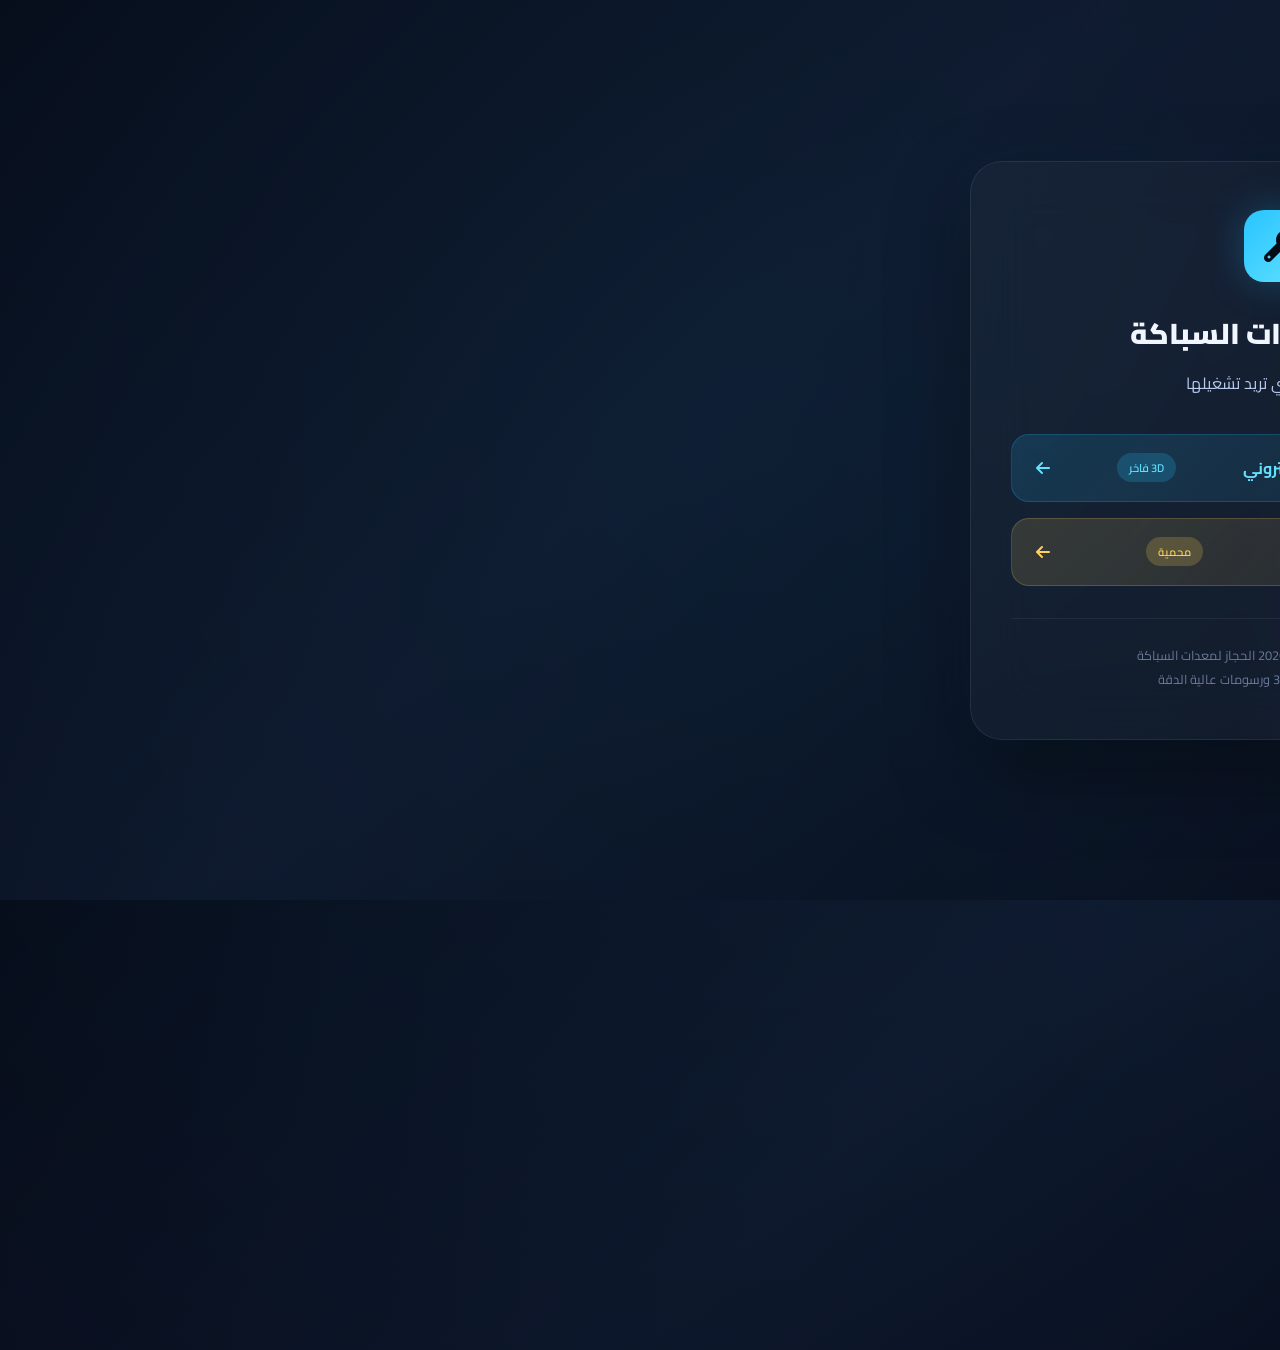
<file: index.html>
<!DOCTYPE html>
<html lang="ar" dir="rtl">
<head>
  <meta charset="UTF-8">
  <meta name="viewport" content="width=device-width, initial-scale=1.0">
  <title>الحجاز لمعدات السباكة</title>
  <link rel="preconnect" href="https://fonts.googleapis.com">
  <link rel="preconnect" href="https://fonts.gstatic.com" crossorigin>
  <link href="https://fonts.googleapis.com/css2?family=Cairo:wght@400;600;700;900&display=swap" rel="stylesheet">
  <link rel="stylesheet" href="https://cdnjs.cloudflare.com/ajax/libs/font-awesome/6.5.1/css/all.min.css">
  <style>
    * { margin: 0; padding: 0; box-sizing: border-box; }
    body {
      font-family: 'Cairo', 'Segoe UI', sans-serif;
      background: linear-gradient(135deg, #060b18, #0d1528, #060b18);
      color: #f0f5ff;
      min-height: 100vh;
      display: flex;
      align-items: center;
      justify-content: center;
      padding: 24px;
      position: relative;
      overflow: hidden;
    }
    body::before {
      content: '';
      position: absolute;
      top: -50%;
      left: -50%;
      width: 200%;
      height: 200%;
      background: radial-gradient(circle at 30% 50%, rgba(40,196,255,0.06) 0%, transparent 60%),
                  radial-gradient(circle at 70% 50%, rgba(167,139,250,0.04) 0%, transparent 50%);
      animation: bgShift 20s ease-in-out infinite alternate;
    }
    @keyframes bgShift {
      0% { transform: translate(0, 0) rotate(0deg); }
      100% { transform: translate(-2%, -2%) rotate(3deg); }
    }
    .card {
      position: relative;
      z-index: 1;
      max-width: 620px;
      width: 100%;
      background: rgba(255,255,255,0.03);
      backdrop-filter: blur(30px);
      border: 1px solid rgba(255,255,255,0.08);
      border-radius: 32px;
      padding: 48px 40px;
      box-shadow: 0 30px 80px rgba(0,0,0,0.4), 0 0 60px rgba(40,196,255,0.05);
      text-align: center;
    }
    .logo {
      width: 72px;
      height: 72px;
      border-radius: 20px;
      background: linear-gradient(135deg, #28c4ff, #63e2ff);
      display: flex;
      align-items: center;
      justify-content: center;
      margin: 0 auto 24px;
      font-size: 2rem;
      color: #060b18;
      box-shadow: 0 0 40px rgba(40,196,255,0.25);
    }
    h1 { font-size: 1.8rem; font-weight: 900; margin-bottom: 8px; }
    .sub { color: #b8ccf0; margin-bottom: 36px; font-size: 1rem; }
    .links { display: grid; gap: 16px; }
    .links a {
      display: flex; align-items: center; justify-content: space-between;
      padding: 18px 24px; border-radius: 18px; text-decoration: none;
      font-weight: 700; font-size: 1rem;
      transition: all 0.4s cubic-bezier(0.22, 1, 0.36, 1);
      position: relative; overflow: hidden;
    }
    .links a span { display: flex; align-items: center; gap: 12px; position: relative; z-index: 1; }
    .links a i { position: relative; z-index: 1; }
    .link-client {
      background: linear-gradient(135deg, rgba(40,196,255,0.15), rgba(40,196,255,0.05));
      border: 1px solid rgba(40,196,255,0.2); color: #63e2ff;
    }
    .link-client:hover {
      background: linear-gradient(135deg, rgba(40,196,255,0.25), rgba(40,196,255,0.1));
      border-color: rgba(40,196,255,0.4); transform: translateY(-3px);
      box-shadow: 0 8px 30px rgba(40,196,255,0.15);
    }
    .link-admin {
      background: linear-gradient(135deg, rgba(255,210,92,0.15), rgba(255,210,92,0.05));
      border: 1px solid rgba(255,210,92,0.2); color: #ffd25c;
    }
    .link-admin:hover {
      background: linear-gradient(135deg, rgba(255,210,92,0.25), rgba(255,210,92,0.1));
      border-color: rgba(255,210,92,0.4); transform: translateY(-3px);
      box-shadow: 0 8px 30px rgba(255,210,92,0.15);
    }
    .badge { font-size: 0.7rem; padding: 4px 12px; border-radius: 60px; font-weight: 600; }
    .badge-client { background: rgba(40,196,255,0.2); color: #63e2ff; }
    .badge-admin { background: rgba(255,210,92,0.2); color: #ffd25c; }
    .footer-note {
      margin-top: 32px; color: #6a7a99; font-size: 0.8rem;
      border-top: 1px solid rgba(255,255,255,0.06); padding-top: 24px;
    }
    @media (max-width: 500px) {
      .card { padding: 32px 24px; }
      h1 { font-size: 1.4rem; }
      .links a { flex-direction: column; gap: 8px; text-align: center; }
    }
  </style>
</head>
<body>
  <div class="card">
    <div class="logo"><i class="fas fa-wrench"></i></div>
    <h1>الحجاز لمعدات السباكة</h1>
    <p class="sub">اختر النسخة التي تريد تشغيلها</p>
    <div class="links">
      <a href="zx/index.html" class="link-client">
        <span><i class="fas fa-store"></i> نسخة العميل — المعرض الإلكتروني</span>
        <span class="badge badge-client">3D فاخر</span>
        <i class="fas fa-arrow-left"></i>
      </a>
      <a href="zy/index.html" class="link-admin">
        <span><i class="fas fa-cog"></i> نسخة الإدارة — لوحة التحكم</span>
        <span class="badge badge-admin">محمية</span>
        <i class="fas fa-arrow-left"></i>
      </a>
    </div>
    <p class="footer-note">جميع الحقوق محفوظة &copy; 2026 الحجاز لمعدات السباكة<br>موقع احترافي بتقنيات 3D ورسومات عالية الدقة</p>
  </div>
</body>
</html>
</file>
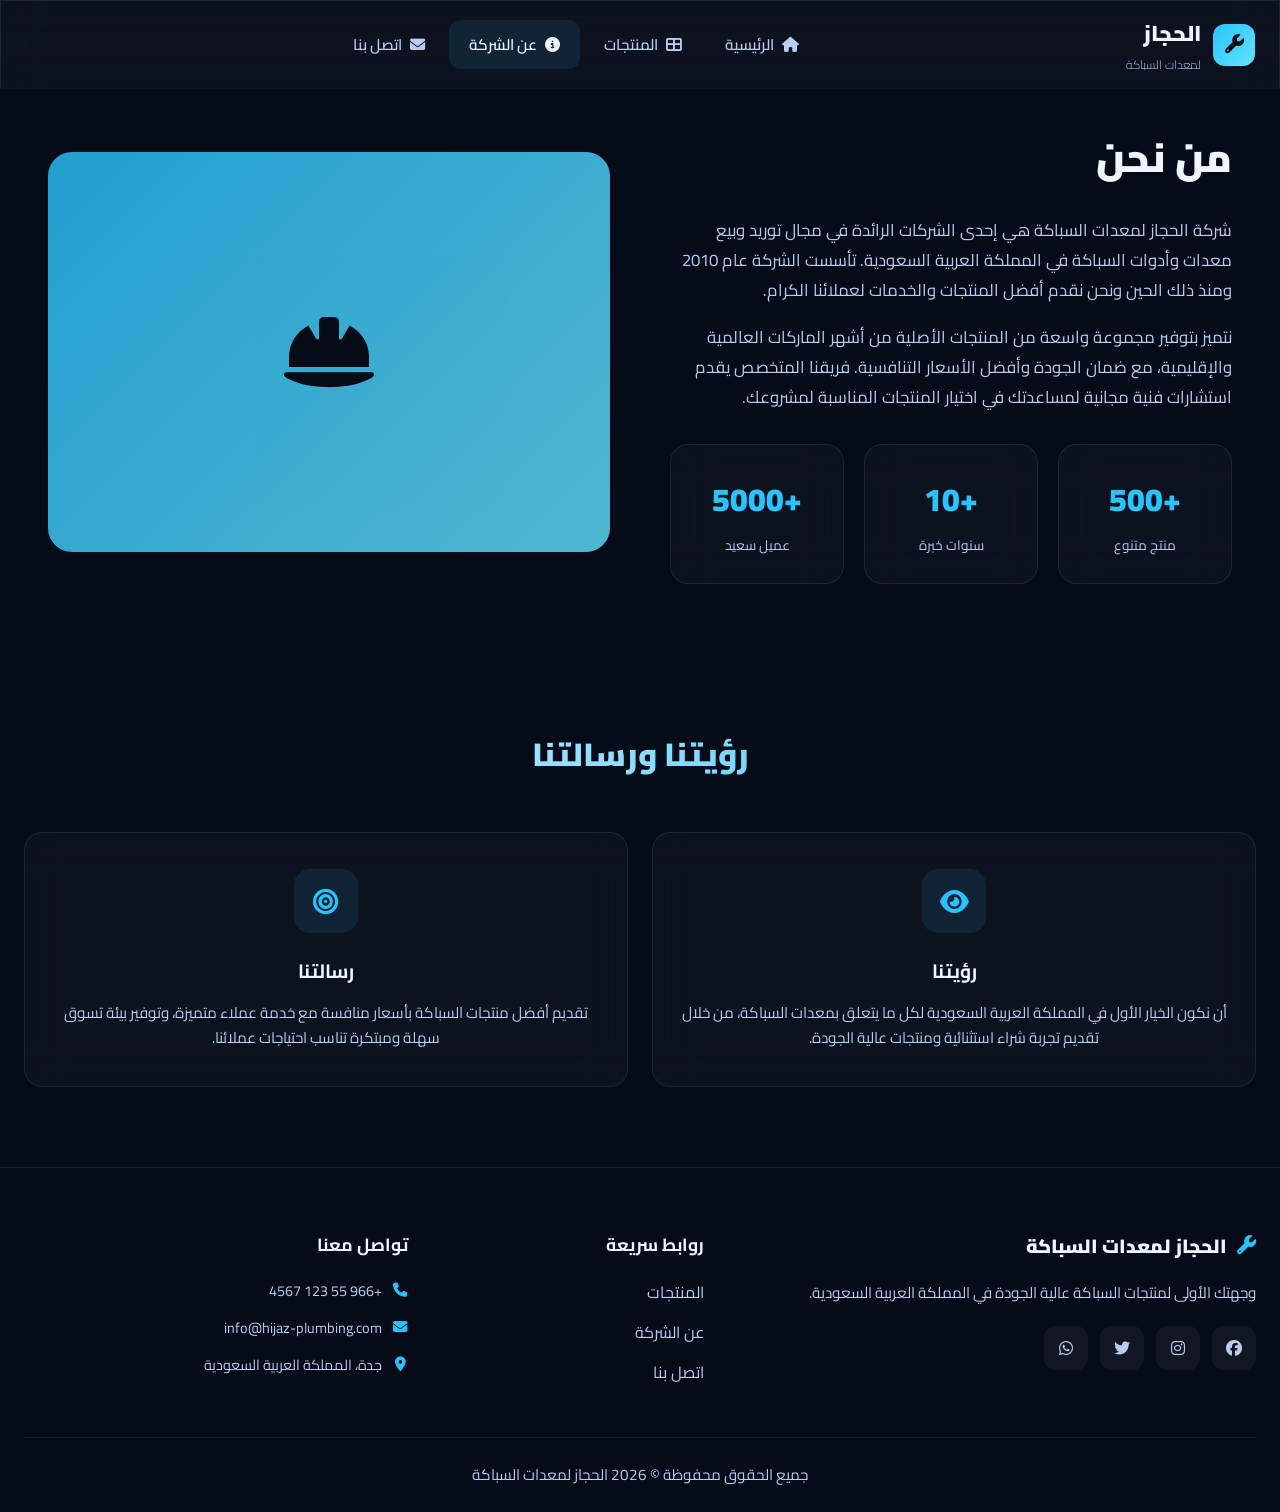
<file: zx/pages/about.html>
<!DOCTYPE html>
<html lang="ar" dir="rtl">
<head>
  <meta charset="UTF-8">
  <meta name="viewport" content="width=device-width, initial-scale=1.0">
  <title>عن الشركة | الحجاز لمعدات السباكة</title>
  <link rel="preconnect" href="https://fonts.googleapis.com">
  <link rel="preconnect" href="https://fonts.gstatic.com" crossorigin>
  <link href="https://fonts.googleapis.com/css2?family=Cairo:wght@300;400;600;700;900&display=swap" rel="stylesheet">
  <link rel="stylesheet" href="https://cdnjs.cloudflare.com/ajax/libs/font-awesome/6.5.1/css/all.min.css">
  <link rel="stylesheet" href="../assets/css/style.css">
</head>
<body>
  <header class="main-header glass scrolled">
    <div class="container header-inner">
      <div class="logo">
        <i class="fas fa-wrench"></i>
        <span>الحجاز <small>لمعدات السباكة</small></span>
      </div>
      <nav class="main-nav">
        <ul>
          <li><a href="../index.html"><i class="fas fa-home"></i> الرئيسية</a></li>
          <li><a href="catalog.html"><i class="fas fa-th-large"></i> المنتجات</a></li>
          <li><a href="about.html" class="active"><i class="fas fa-info-circle"></i> عن الشركة</a></li>
          <li><a href="contact.html"><i class="fas fa-envelope"></i> اتصل بنا</a></li>
        </ul>
      </nav>
      <div class="header-actions">
        <button class="menu-toggle" id="menuToggle"><i class="fas fa-bars"></i></button>
      </div>
    </div>
  </header>

  <section class="about-content">
    <div class="container">
      <div class="about-grid">
        <div class="about-text">
          <h1>من نحن</h1>
          <p>شركة الحجاز لمعدات السباكة هي إحدى الشركات الرائدة في مجال توريد وبيع معدات وأدوات السباكة في المملكة العربية السعودية. تأسست الشركة عام 2010 ومنذ ذلك الحين ونحن نقدم أفضل المنتجات والخدمات لعملائنا الكرام.</p>
          <p>نتميز بتوفير مجموعة واسعة من المنتجات الأصلية من أشهر الماركات العالمية والإقليمية، مع ضمان الجودة وأفضل الأسعار التنافسية. فريقنا المتخصص يقدم استشارات فنية مجانية لمساعدتك في اختيار المنتجات المناسبة لمشروعك.</p>
          <div class="about-stats">
            <div class="stat-item glass">
              <span class="number">+500</span>
              <span class="label">منتج متنوع</span>
            </div>
            <div class="stat-item glass">
              <span class="number">+10</span>
              <span class="label">سنوات خبرة</span>
            </div>
            <div class="stat-item glass">
              <span class="number">+5000</span>
              <span class="label">عميل سعيد</span>
            </div>
          </div>
        </div>
        <div class="about-image">
          <i class="fas fa-hard-hat"></i>
        </div>
      </div>
    </div>
  </section>

  <section class="section">
    <div class="container">
      <div class="section-header">
        <h2>رؤيتنا ورسالتنا</h2>
      </div>
      <div style="display:grid;grid-template-columns:1fr 1fr;gap:24px">
        <div class="feature-card glass">
          <div class="feature-icon"><i class="fas fa-eye"></i></div>
          <h3>رؤيتنا</h3>
          <p>أن نكون الخيار الأول في المملكة العربية السعودية لكل ما يتعلق بمعدات السباكة، من خلال تقديم تجربة شراء استثنائية ومنتجات عالية الجودة.</p>
        </div>
        <div class="feature-card glass">
          <div class="feature-icon"><i class="fas fa-bullseye"></i></div>
          <h3>رسالتنا</h3>
          <p>تقديم أفضل منتجات السباكة بأسعار منافسة مع خدمة عملاء متميزة، وتوفير بيئة تسوق سهلة ومبتكرة تناسب احتياجات عملائنا.</p>
        </div>
      </div>
    </div>
  </section>

  <footer class="main-footer">
    <div class="container">
      <div class="footer-grid">
        <div>
          <div class="footer-logo"><i class="fas fa-wrench"></i> الحجاز لمعدات السباكة</div>
          <p>وجهتك الأولى لمنتجات السباكة عالية الجودة في المملكة العربية السعودية.</p>
          <div class="social-links">
            <a href="#"><i class="fab fa-facebook"></i></a>
            <a href="#"><i class="fab fa-instagram"></i></a>
            <a href="#"><i class="fab fa-twitter"></i></a>
            <a href="#"><i class="fab fa-whatsapp"></i></a>
          </div>
        </div>
        <div>
          <h4>روابط سريعة</h4>
          <ul>
            <li><a href="catalog.html">المنتجات</a></li>
            <li><a href="about.html">عن الشركة</a></li>
            <li><a href="contact.html">اتصل بنا</a></li>
          </ul>
        </div>
        <div>
          <h4>تواصل معنا</h4>
          <ul class="contact-list">
            <li><i class="fas fa-phone"></i> +966 55 123 4567</li>
            <li><i class="fas fa-envelope"></i> info@hijaz-plumbing.com</li>
            <li><i class="fas fa-map-marker-alt"></i> جدة، المملكة العربية السعودية</li>
          </ul>
        </div>
      </div>
      <div class="footer-bottom">
        <p>جميع الحقوق محفوظة &copy; 2026 الحجاز لمعدات السباكة</p>
      </div>
    </div>
  </footer>

  <script src="../assets/js/app.js"></script>
</body>
</html>
</file>
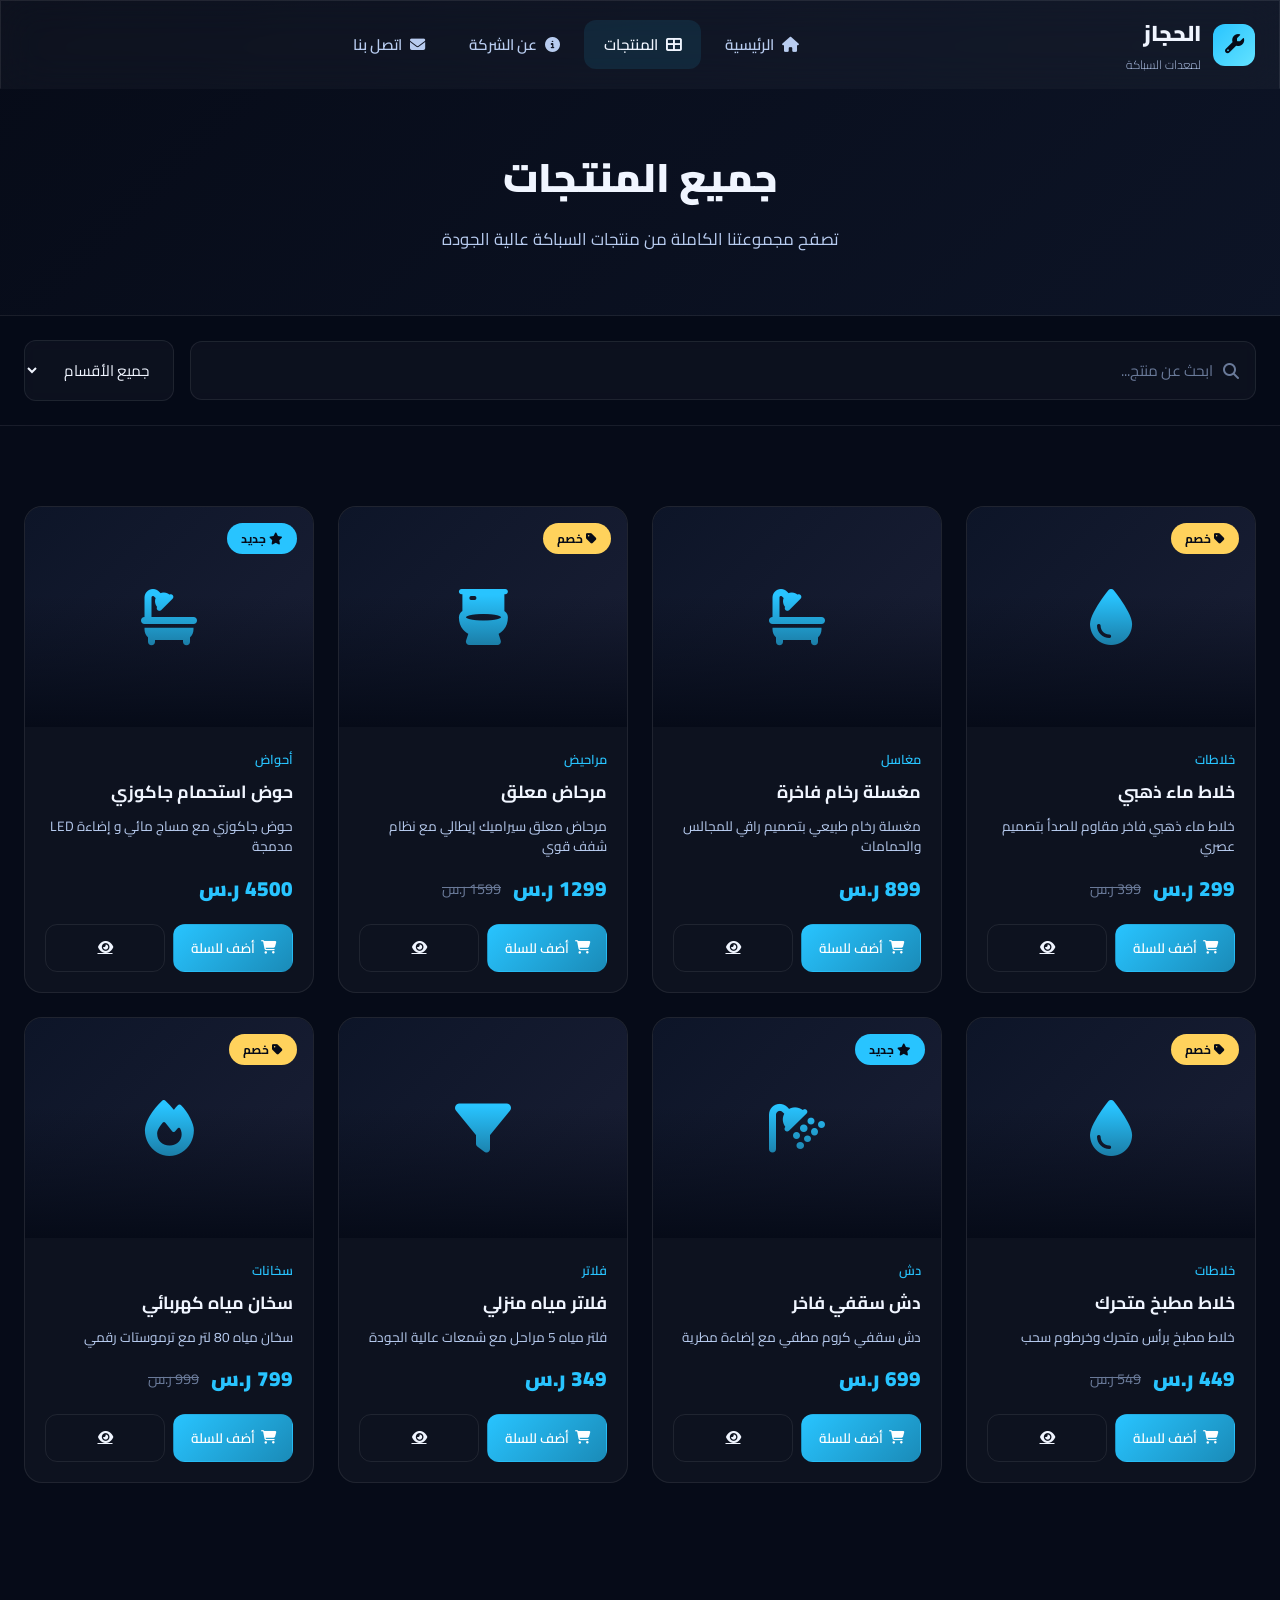
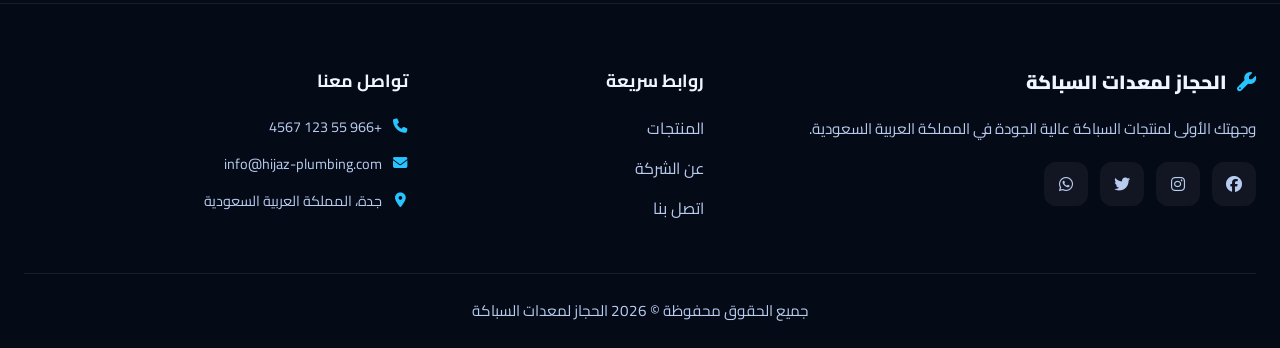
<file: zx/pages/catalog.html>
<!DOCTYPE html>
<html lang="ar" dir="rtl">
<head>
  <meta charset="UTF-8">
  <meta name="viewport" content="width=device-width, initial-scale=1.0">
  <title>المنتجات | الحجاز لمعدات السباكة</title>
  <link rel="preconnect" href="https://fonts.googleapis.com">
  <link rel="preconnect" href="https://fonts.gstatic.com" crossorigin>
  <link href="https://fonts.googleapis.com/css2?family=Cairo:wght@300;400;600;700;900&display=swap" rel="stylesheet">
  <link rel="stylesheet" href="https://cdnjs.cloudflare.com/ajax/libs/font-awesome/6.5.1/css/all.min.css">
  <link rel="stylesheet" href="../assets/css/style.css">
</head>
<body>
  <header class="main-header glass scrolled">
    <div class="container header-inner">
      <div class="logo">
        <i class="fas fa-wrench"></i>
        <span>الحجاز <small>لمعدات السباكة</small></span>
      </div>
      <nav class="main-nav">
        <ul>
          <li><a href="../index.html"><i class="fas fa-home"></i> الرئيسية</a></li>
          <li><a href="catalog.html" class="active"><i class="fas fa-th-large"></i> المنتجات</a></li>
          <li><a href="about.html"><i class="fas fa-info-circle"></i> عن الشركة</a></li>
          <li><a href="contact.html"><i class="fas fa-envelope"></i> اتصل بنا</a></li>
        </ul>
      </nav>
      <div class="header-actions">
        <button class="menu-toggle" id="menuToggle"><i class="fas fa-bars"></i></button>
      </div>
    </div>
  </header>

  <section class="page-banner">
    <h1>جميع المنتجات</h1>
    <p>تصفح مجموعتنا الكاملة من منتجات السباكة عالية الجودة</p>
  </section>

  <div class="catalog-controls">
    <div class="container controls-inner">
      <div class="search-box">
        <i class="fas fa-search"></i>
        <input type="text" id="searchInput" placeholder="ابحث عن منتج...">
      </div>
      <select class="filter-select" id="filterSelect">
        <option value="">جميع الأقسام</option>
        <option value="خلاطات">خلاطات</option>
        <option value="مغاسل">مغاسل</option>
        <option value="مراحيض">مراحيض</option>
        <option value="أحواض">أحواض</option>
        <option value="دش">دش</option>
        <option value="فلاتر">فلاتر</option>
        <option value="سخانات">سخانات</option>
      </select>
    </div>
  </div>

  <section class="section">
    <div class="container">
      <div class="products-grid" id="allProducts"></div>
    </div>
  </section>

  <footer class="main-footer">
    <div class="container">
      <div class="footer-grid">
        <div>
          <div class="footer-logo"><i class="fas fa-wrench"></i> الحجاز لمعدات السباكة</div>
          <p>وجهتك الأولى لمنتجات السباكة عالية الجودة في المملكة العربية السعودية.</p>
          <div class="social-links">
            <a href="#"><i class="fab fa-facebook"></i></a>
            <a href="#"><i class="fab fa-instagram"></i></a>
            <a href="#"><i class="fab fa-twitter"></i></a>
            <a href="#"><i class="fab fa-whatsapp"></i></a>
          </div>
        </div>
        <div>
          <h4>روابط سريعة</h4>
          <ul>
            <li><a href="catalog.html">المنتجات</a></li>
            <li><a href="about.html">عن الشركة</a></li>
            <li><a href="contact.html">اتصل بنا</a></li>
          </ul>
        </div>
        <div>
          <h4>تواصل معنا</h4>
          <ul class="contact-list">
            <li><i class="fas fa-phone"></i> +966 55 123 4567</li>
            <li><i class="fas fa-envelope"></i> info@hijaz-plumbing.com</li>
            <li><i class="fas fa-map-marker-alt"></i> جدة، المملكة العربية السعودية</li>
          </ul>
        </div>
      </div>
      <div class="footer-bottom">
        <p>جميع الحقوق محفوظة &copy; 2026 الحجاز لمعدات السباكة</p>
      </div>
    </div>
  </footer>

  <script src="../assets/js/app.js"></script>
</body>
</html>
</file>
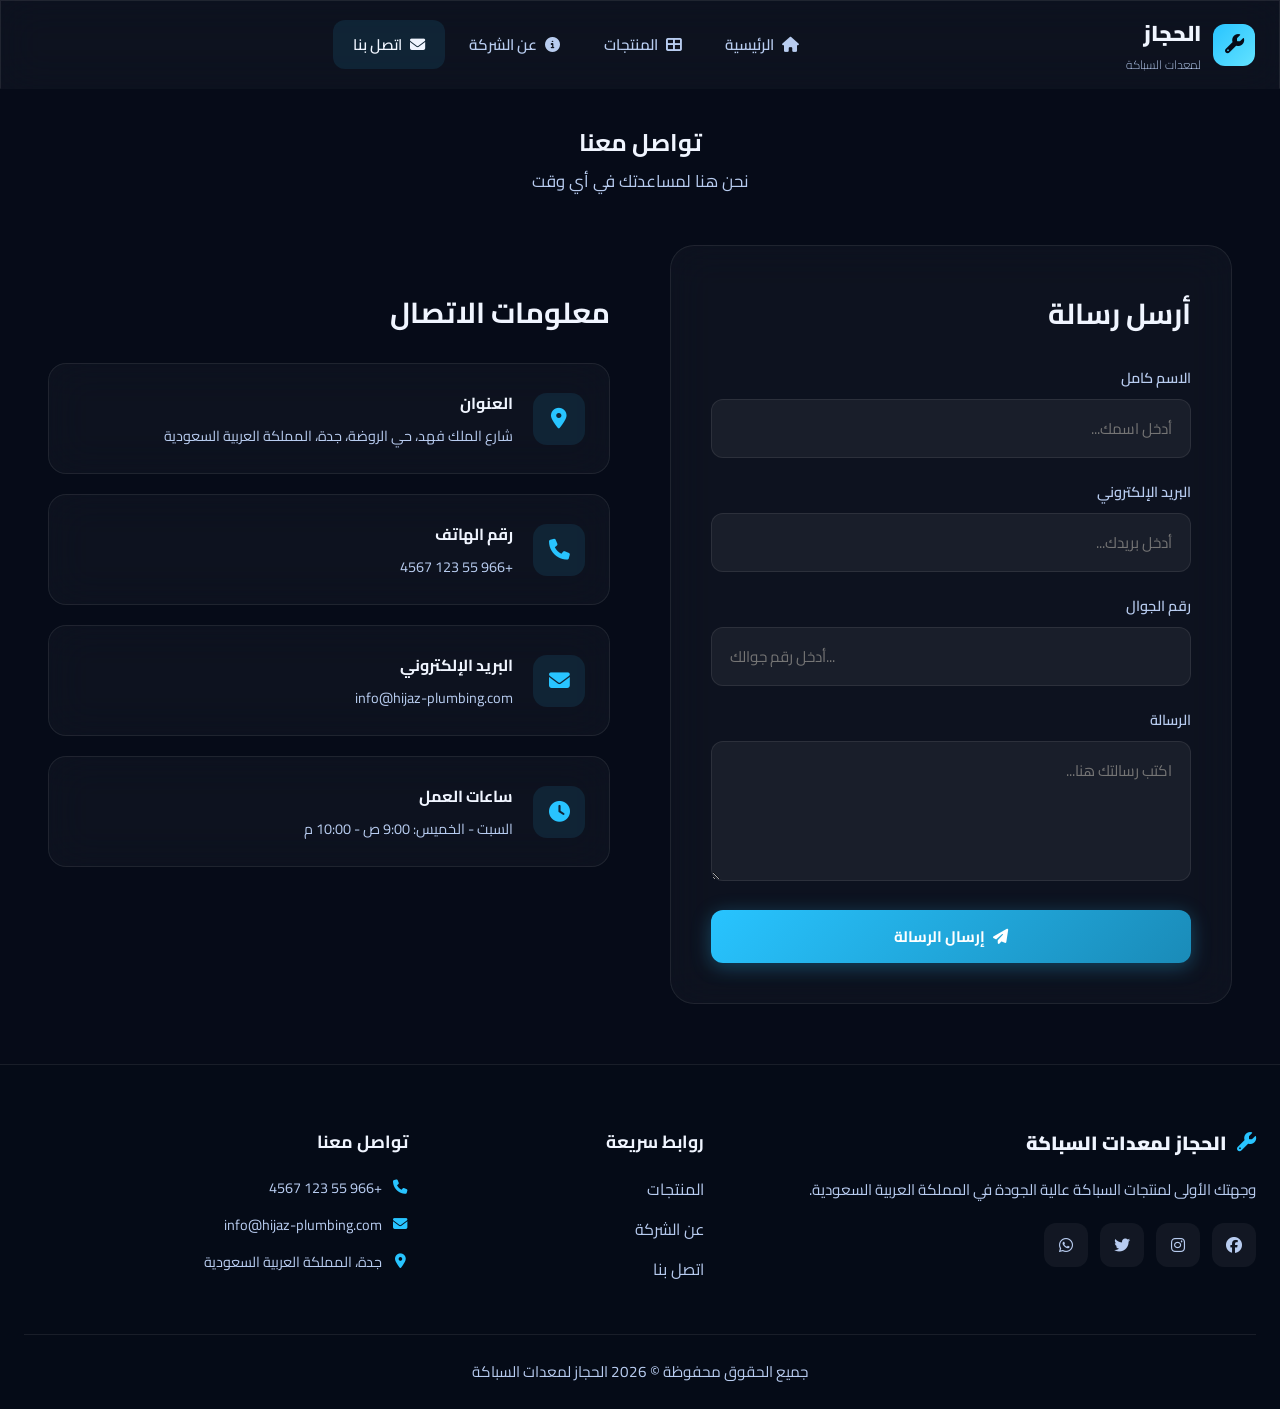
<file: zx/pages/contact.html>
<!DOCTYPE html>
<html lang="ar" dir="rtl">
<head>
  <meta charset="UTF-8">
  <meta name="viewport" content="width=device-width, initial-scale=1.0">
  <title>اتصل بنا | الحجاز لمعدات السباكة</title>
  <link rel="preconnect" href="https://fonts.googleapis.com">
  <link rel="preconnect" href="https://fonts.gstatic.com" crossorigin>
  <link href="https://fonts.googleapis.com/css2?family=Cairo:wght@300;400;600;700;900&display=swap" rel="stylesheet">
  <link rel="stylesheet" href="https://cdnjs.cloudflare.com/ajax/libs/font-awesome/6.5.1/css/all.min.css">
  <link rel="stylesheet" href="../assets/css/style.css">
</head>
<body>
  <header class="main-header glass scrolled">
    <div class="container header-inner">
      <div class="logo">
        <i class="fas fa-wrench"></i>
        <span>الحجاز <small>لمعدات السباكة</small></span>
      </div>
      <nav class="main-nav">
        <ul>
          <li><a href="../index.html"><i class="fas fa-home"></i> الرئيسية</a></li>
          <li><a href="catalog.html"><i class="fas fa-th-large"></i> المنتجات</a></li>
          <li><a href="about.html"><i class="fas fa-info-circle"></i> عن الشركة</a></li>
          <li><a href="contact.html" class="active"><i class="fas fa-envelope"></i> اتصل بنا</a></li>
        </ul>
      </nav>
      <div class="header-actions">
        <button class="menu-toggle" id="menuToggle"><i class="fas fa-bars"></i></button>
      </div>
    </div>
  </header>

  <section class="contact-section">
    <div class="container">
      <div class="section-header">
        <h1>تواصل معنا</h1>
        <p>نحن هنا لمساعدتك في أي وقت</p>
      </div>
      <div class="contact-grid">
        <div>
          <div class="contact-form glass">
            <h2>أرسل رسالة</h2>
            <form id="contactForm" onsubmit="handleContactSubmit(event)">
              <div class="form-group">
                <label>الاسم كامل</label>
                <input type="text" id="contactName" required placeholder="أدخل اسمك...">
              </div>
              <div class="form-group">
                <label>البريد الإلكتروني</label>
                <input type="email" id="contactEmail" required placeholder="أدخل بريدك...">
              </div>
              <div class="form-group">
                <label>رقم الجوال</label>
                <input type="tel" id="contactPhone" placeholder="أدخل رقم جوالك...">
              </div>
              <div class="form-group">
                <label>الرسالة</label>
                <textarea id="contactMessage" required placeholder="اكتب رسالتك هنا..."></textarea>
              </div>
              <button type="submit" class="btn btn-primary" style="width:100%;justify-content:center;">
                <i class="fas fa-paper-plane"></i> إرسال الرسالة
              </button>
            </form>
          </div>
        </div>
        <div class="contact-info">
          <h2>معلومات الاتصال</h2>
          <div class="info-cards">
            <div class="info-card glass">
              <div class="icon"><i class="fas fa-map-marker-alt"></i></div>
              <div>
                <h4>العنوان</h4>
                <p>شارع الملك فهد، حي الروضة، جدة، المملكة العربية السعودية</p>
              </div>
            </div>
            <div class="info-card glass">
              <div class="icon"><i class="fas fa-phone"></i></div>
              <div>
                <h4>رقم الهاتف</h4>
                <p>+966 55 123 4567</p>
              </div>
            </div>
            <div class="info-card glass">
              <div class="icon"><i class="fas fa-envelope"></i></div>
              <div>
                <h4>البريد الإلكتروني</h4>
                <p>info@hijaz-plumbing.com</p>
              </div>
            </div>
            <div class="info-card glass">
              <div class="icon"><i class="fas fa-clock"></i></div>
              <div>
                <h4>ساعات العمل</h4>
                <p>السبت - الخميس: 9:00 ص - 10:00 م</p>
              </div>
            </div>
          </div>
        </div>
      </div>
    </div>
  </section>

  <footer class="main-footer">
    <div class="container">
      <div class="footer-grid">
        <div>
          <div class="footer-logo"><i class="fas fa-wrench"></i> الحجاز لمعدات السباكة</div>
          <p>وجهتك الأولى لمنتجات السباكة عالية الجودة في المملكة العربية السعودية.</p>
          <div class="social-links">
            <a href="#"><i class="fab fa-facebook"></i></a>
            <a href="#"><i class="fab fa-instagram"></i></a>
            <a href="#"><i class="fab fa-twitter"></i></a>
            <a href="#"><i class="fab fa-whatsapp"></i></a>
          </div>
        </div>
        <div>
          <h4>روابط سريعة</h4>
          <ul>
            <li><a href="catalog.html">المنتجات</a></li>
            <li><a href="about.html">عن الشركة</a></li>
            <li><a href="contact.html">اتصل بنا</a></li>
          </ul>
        </div>
        <div>
          <h4>تواصل معنا</h4>
          <ul class="contact-list">
            <li><i class="fas fa-phone"></i> +966 55 123 4567</li>
            <li><i class="fas fa-envelope"></i> info@hijaz-plumbing.com</li>
            <li><i class="fas fa-map-marker-alt"></i> جدة، المملكة العربية السعودية</li>
          </ul>
        </div>
      </div>
      <div class="footer-bottom">
        <p>جميع الحقوق محفوظة &copy; 2026 الحجاز لمعدات السباكة</p>
      </div>
    </div>
  </footer>

  <script src="../assets/js/app.js"></script>
</body>
</html>
</file>
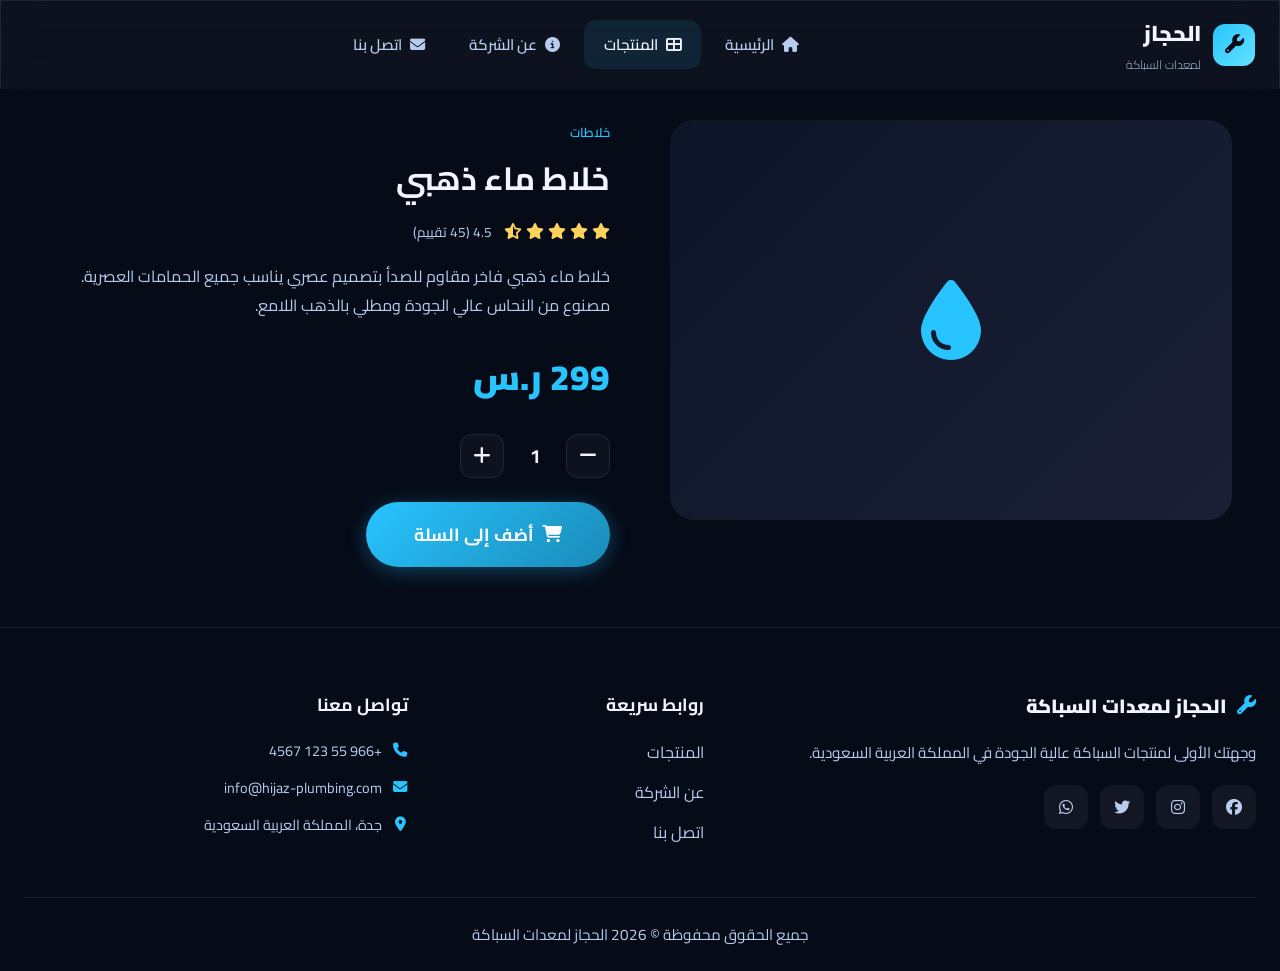
<file: zx/pages/product.html>
<!DOCTYPE html>
<html lang="ar" dir="rtl">
<head>
  <meta charset="UTF-8">
  <meta name="viewport" content="width=device-width, initial-scale=1.0">
  <title>تفاصيل المنتج | الحجاز لمعدات السباكة</title>
  <link rel="preconnect" href="https://fonts.googleapis.com">
  <link rel="preconnect" href="https://fonts.gstatic.com" crossorigin>
  <link href="https://fonts.googleapis.com/css2?family=Cairo:wght@300;400;600;700;900&display=swap" rel="stylesheet">
  <link rel="stylesheet" href="https://cdnjs.cloudflare.com/ajax/libs/font-awesome/6.5.1/css/all.min.css">
  <link rel="stylesheet" href="../assets/css/style.css">
</head>
<body>
  <header class="main-header glass scrolled">
    <div class="container header-inner">
      <div class="logo">
        <i class="fas fa-wrench"></i>
        <span>الحجاز <small>لمعدات السباكة</small></span>
      </div>
      <nav class="main-nav">
        <ul>
          <li><a href="../index.html"><i class="fas fa-home"></i> الرئيسية</a></li>
          <li><a href="catalog.html" class="active"><i class="fas fa-th-large"></i> المنتجات</a></li>
          <li><a href="about.html"><i class="fas fa-info-circle"></i> عن الشركة</a></li>
          <li><a href="contact.html"><i class="fas fa-envelope"></i> اتصل بنا</a></li>
        </ul>
      </nav>
      <div class="header-actions">
        <button class="menu-toggle" id="menuToggle"><i class="fas fa-bars"></i></button>
      </div>
    </div>
  </header>

  <section class="product-detail">
    <div class="container">
      <div class="detail-grid">
        <div class="detail-image" id="productImage">
          <i class="fas fa-tint"></i>
        </div>
        <div class="detail-info">
          <div class="product-category" id="productCategory">خلاطات</div>
          <h1 id="productName">خلاط ماء ذهبي</h1>
          <div class="rating">
            <i class="fas fa-star"></i>
            <i class="fas fa-star"></i>
            <i class="fas fa-star"></i>
            <i class="fas fa-star"></i>
            <i class="fas fa-star-half-alt"></i>
            <span style="color:var(--text-secondary);margin-right:8px;font-size:0.85rem;">4.5 (45 تقييم)</span>
          </div>
          <p class="description" id="productDesc">خلاط ماء ذهبي فاخر مقاوم للصدأ بتصميم عصري يناسب جميع الحمامات العصرية. مصنوع من النحاس عالي الجودة ومطلي بالذهب اللامع.</p>
          <div class="price-big" id="productPrice">299 ر.س</div>
          <div class="qty-control">
            <button class="qty-btn" onclick="changeQty(-1)"><i class="fas fa-minus"></i></button>
            <span class="qty" id="qtyDisplay">1</span>
            <button class="qty-btn" onclick="changeQty(1)"><i class="fas fa-plus"></i></button>
          </div>
          <button class="btn btn-primary btn-large" onclick="showToast('تمت إضافة المنتج إلى سلة التسوق بنجاح ✅')">
            <i class="fas fa-shopping-cart"></i> أضف إلى السلة
          </button>
        </div>
      </div>
    </div>
  </section>

  <footer class="main-footer">
    <div class="container">
      <div class="footer-grid">
        <div>
          <div class="footer-logo"><i class="fas fa-wrench"></i> الحجاز لمعدات السباكة</div>
          <p>وجهتك الأولى لمنتجات السباكة عالية الجودة في المملكة العربية السعودية.</p>
          <div class="social-links">
            <a href="#"><i class="fab fa-facebook"></i></a>
            <a href="#"><i class="fab fa-instagram"></i></a>
            <a href="#"><i class="fab fa-twitter"></i></a>
            <a href="#"><i class="fab fa-whatsapp"></i></a>
          </div>
        </div>
        <div>
          <h4>روابط سريعة</h4>
          <ul>
            <li><a href="catalog.html">المنتجات</a></li>
            <li><a href="about.html">عن الشركة</a></li>
            <li><a href="contact.html">اتصل بنا</a></li>
          </ul>
        </div>
        <div>
          <h4>تواصل معنا</h4>
          <ul class="contact-list">
            <li><i class="fas fa-phone"></i> +966 55 123 4567</li>
            <li><i class="fas fa-envelope"></i> info@hijaz-plumbing.com</li>
            <li><i class="fas fa-map-marker-alt"></i> جدة، المملكة العربية السعودية</li>
          </ul>
        </div>
      </div>
      <div class="footer-bottom">
        <p>جميع الحقوق محفوظة &copy; 2026 الحجاز لمعدات السباكة</p>
      </div>
    </div>
  </footer>

  <script src="../assets/js/app.js"></script>
  <script>
    var currentQty = 1;
    function changeQty(delta) {
      currentQty = Math.max(1, currentQty + delta);
      document.getElementById('qtyDisplay').textContent = currentQty;
    }
    (function () {
      var params = new URLSearchParams(window.location.search);
      var id = params.get('id');
      if (id && typeof products !== 'undefined') {
        var product = products.find(function (p) { return p.id == id; });
        if (product) {
          document.getElementById('productName').textContent = product.name;
          document.getElementById('productCategory').textContent = product.category;
          document.getElementById('productDesc').textContent = product.desc;
          document.getElementById('productPrice').textContent = product.price + ' ر.س';
          document.getElementById('productImage').innerHTML = '<i class="fas ' + product.image + '"></i>';
        }
      }
    })();
  </script>
</body>
</html>
</file>
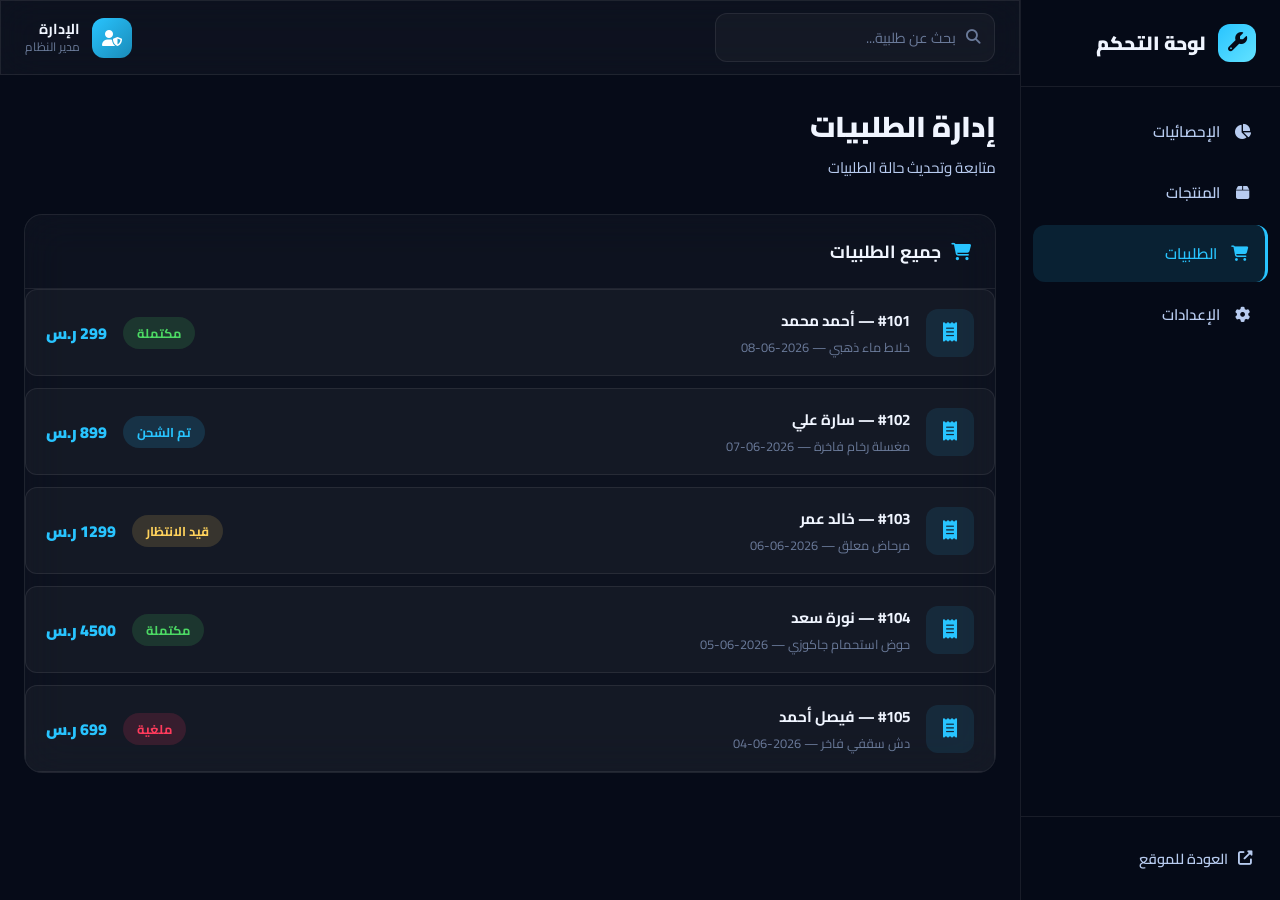
<file: zy/pages/orders.html>
<!DOCTYPE html>
<html lang="ar" dir="rtl">
<head>
  <meta charset="UTF-8">
  <meta name="viewport" content="width=device-width, initial-scale=1.0">
  <title>الطلبيات | لوحة التحكم</title>
  <link rel="preconnect" href="https://fonts.googleapis.com">
  <link rel="preconnect" href="https://fonts.gstatic.com" crossorigin>
  <link href="https://fonts.googleapis.com/css2?family=Cairo:wght@300;400;600;700;900&display=swap" rel="stylesheet">
  <link rel="stylesheet" href="https://cdnjs.cloudflare.com/ajax/libs/font-awesome/6.5.1/css/all.min.css">
  <link rel="stylesheet" href="../assets/css/style.css">
</head>
<body>
  <div class="admin-wrapper">
    <aside class="sidebar" id="sidebar">
      <div class="sidebar-header">
        <i class="fas fa-wrench"></i>
        <span>لوحة التحكم</span>
      </div>
      <nav class="sidebar-nav">
        <ul>
          <li><a href="../index.html"><i class="fas fa-chart-pie"></i> <span>الإحصائيات</span></a></li>
          <li><a href="products.html"><i class="fas fa-box"></i> <span>المنتجات</span></a></li>
          <li><a href="orders.html" class="active"><i class="fas fa-shopping-cart"></i> <span>الطلبيات</span></a></li>
          <li><a href="settings.html"><i class="fas fa-cog"></i> <span>الإعدادات</span></a></li>
        </ul>
      </nav>
      <div class="sidebar-footer">
        <a href="../../zx/index.html" class="back-to-site"><i class="fas fa-external-link-alt"></i> العودة للموقع</a>
      </div>
    </aside>

    <main class="admin-main">
      <header class="admin-topbar glass">
        <button class="sidebar-toggle" id="sidebarToggle"><i class="fas fa-bars"></i></button>
        <div class="topbar-left">
          <div class="admin-search">
            <i class="fas fa-search"></i>
            <input type="text" placeholder="بحث عن طلبية...">
          </div>
        </div>
        <div class="topbar-right">
          <div class="admin-user">
            <div class="user-avatar"><i class="fas fa-user-shield"></i></div>
            <div class="user-info">
              <span class="user-name">الإدارة</span>
              <span class="user-role">مدير النظام</span>
            </div>
          </div>
        </div>
      </header>

      <div class="admin-content">
        <div class="page-header">
          <h1>إدارة الطلبيات</h1>
          <p>متابعة وتحديث حالة الطلبيات</p>
        </div>

        <div class="table-card glass">
          <div class="table-header">
            <h3><i class="fas fa-shopping-cart"></i> جميع الطلبيات</h3>
          </div>
          <div class="table-responsive">
            <div class="products-list" id="ordersListBody"></div>
          </div>
        </div>
      </div>
    </main>
  </div>

  <script src="../assets/js/app.js"></script>
</body>
</html>
</file>
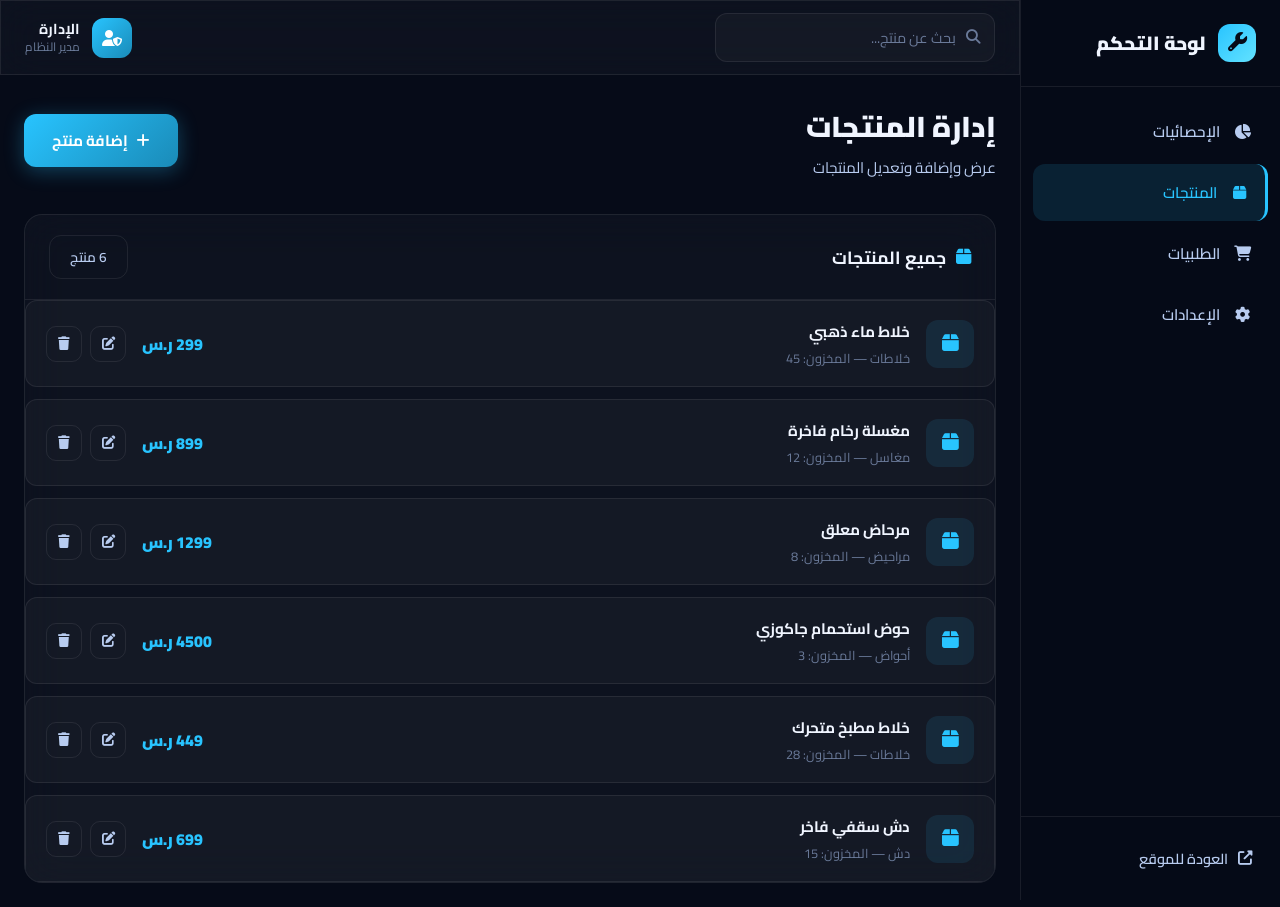
<file: zy/pages/products.html>
<!DOCTYPE html>
<html lang="ar" dir="rtl">
<head>
  <meta charset="UTF-8">
  <meta name="viewport" content="width=device-width, initial-scale=1.0">
  <title>المنتجات | لوحة التحكم</title>
  <link rel="preconnect" href="https://fonts.googleapis.com">
  <link rel="preconnect" href="https://fonts.gstatic.com" crossorigin>
  <link href="https://fonts.googleapis.com/css2?family=Cairo:wght@300;400;600;700;900&display=swap" rel="stylesheet">
  <link rel="stylesheet" href="https://cdnjs.cloudflare.com/ajax/libs/font-awesome/6.5.1/css/all.min.css">
  <link rel="stylesheet" href="../assets/css/style.css">
</head>
<body>
  <div class="admin-wrapper">
    <aside class="sidebar" id="sidebar">
      <div class="sidebar-header">
        <i class="fas fa-wrench"></i>
        <span>لوحة التحكم</span>
      </div>
      <nav class="sidebar-nav">
        <ul>
          <li><a href="../index.html"><i class="fas fa-chart-pie"></i> <span>الإحصائيات</span></a></li>
          <li><a href="products.html" class="active"><i class="fas fa-box"></i> <span>المنتجات</span></a></li>
          <li><a href="orders.html"><i class="fas fa-shopping-cart"></i> <span>الطلبيات</span></a></li>
          <li><a href="settings.html"><i class="fas fa-cog"></i> <span>الإعدادات</span></a></li>
        </ul>
      </nav>
      <div class="sidebar-footer">
        <a href="../../zx/index.html" class="back-to-site"><i class="fas fa-external-link-alt"></i> العودة للموقع</a>
      </div>
    </aside>

    <main class="admin-main">
      <header class="admin-topbar glass">
        <button class="sidebar-toggle" id="sidebarToggle"><i class="fas fa-bars"></i></button>
        <div class="topbar-left">
          <div class="admin-search">
            <i class="fas fa-search"></i>
            <input type="text" placeholder="بحث عن منتج...">
          </div>
        </div>
        <div class="topbar-right">
          <div class="admin-user">
            <div class="user-avatar"><i class="fas fa-user-shield"></i></div>
            <div class="user-info">
              <span class="user-name">الإدارة</span>
              <span class="user-role">مدير النظام</span>
            </div>
          </div>
        </div>
      </header>

      <div class="admin-content">
        <div class="page-header" style="display:flex;align-items:center;justify-content:space-between;flex-wrap:wrap;gap:16px;">
          <div>
            <h1>إدارة المنتجات</h1>
            <p>عرض وإضافة وتعديل المنتجات</p>
          </div>
          <button class="btn btn-primary" onclick="showAdminToast('فتح نافذة إضافة منتج جديد')"><i class="fas fa-plus"></i> إضافة منتج</button>
        </div>

        <div class="table-card glass">
          <div class="table-header">
            <h3><i class="fas fa-box"></i> جميع المنتجات</h3>
            <span class="btn-sm" id="productCount"></span>
          </div>
          <div class="table-responsive">
            <div class="products-list" id="productsListBody"></div>
          </div>
        </div>
      </div>
    </main>
  </div>

  <script src="../assets/js/app.js"></script>
  <script>
    document.addEventListener('DOMContentLoaded', function () {
      var countEl = document.getElementById('productCount');
      if (countEl) countEl.textContent = sampleProducts.length + ' منتج';
    });
  </script>
</body>
</html>
</file>
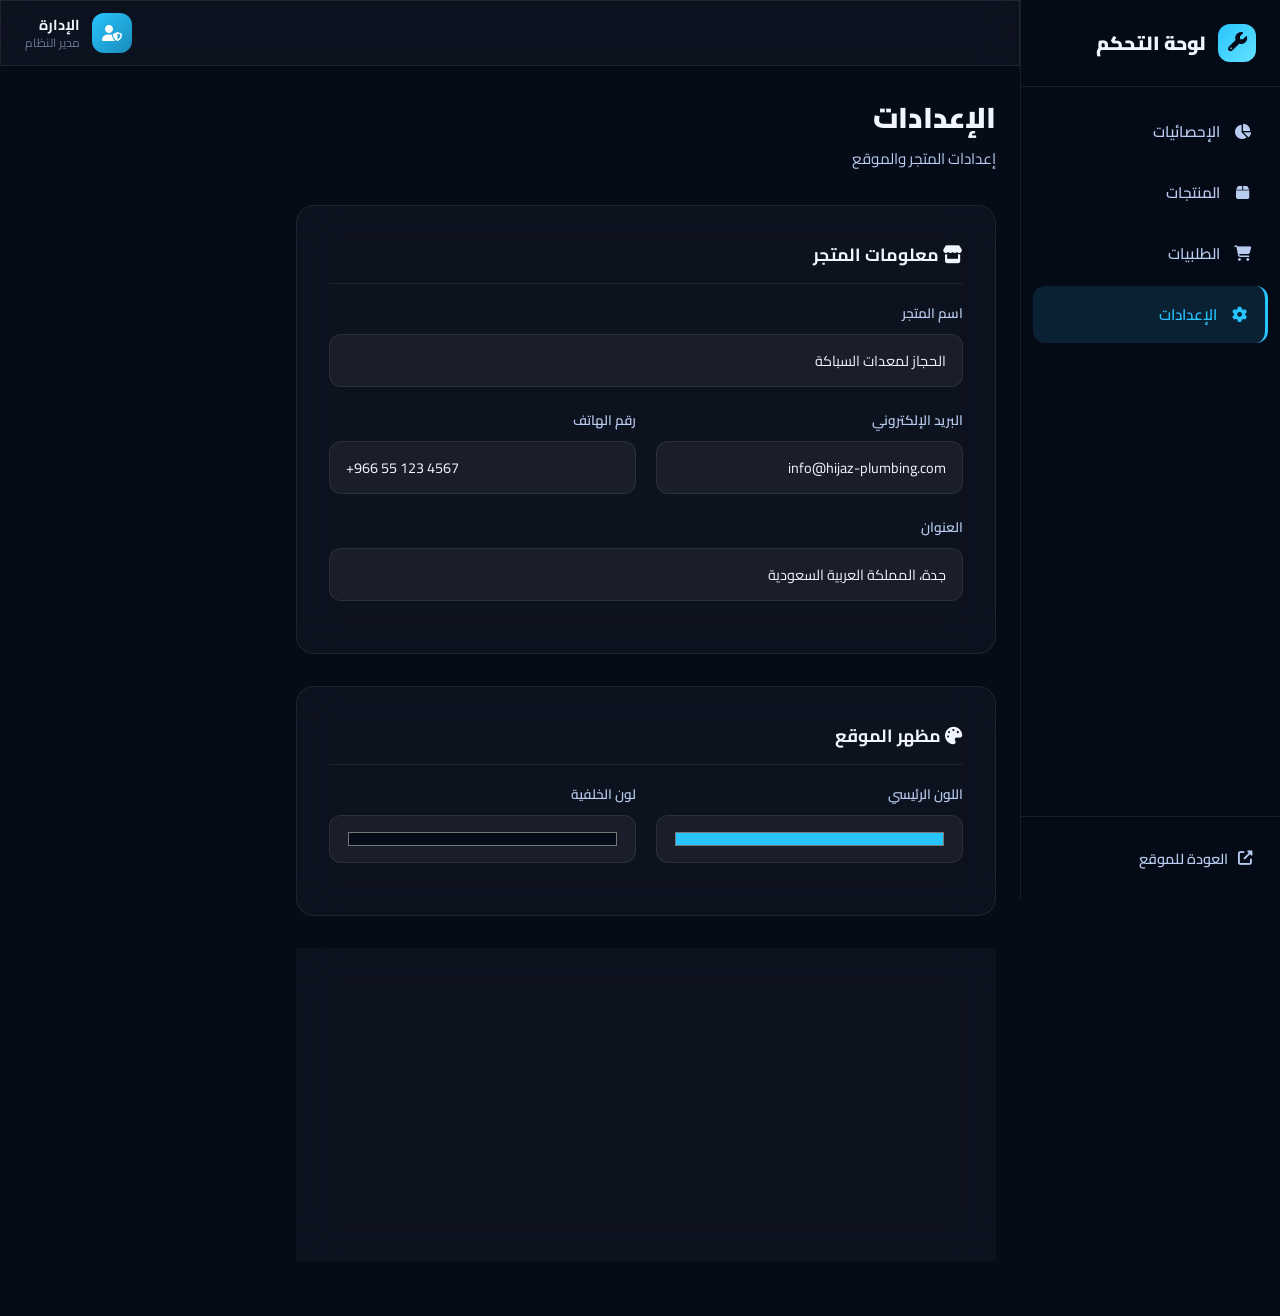
<file: zy/pages/settings.html>
<!DOCTYPE html>
<html lang="ar" dir="rtl">
<head>
  <meta charset="UTF-8">
  <meta name="viewport" content="width=device-width, initial-scale=1.0">
  <title>الإعدادات | لوحة التحكم</title>
  <link rel="preconnect" href="https://fonts.googleapis.com">
  <link rel="preconnect" href="https://fonts.gstatic.com" crossorigin>
  <link href="https://fonts.googleapis.com/css2?family=Cairo:wght@300;400;600;700;900&display=swap" rel="stylesheet">
  <link rel="stylesheet" href="https://cdnjs.cloudflare.com/ajax/libs/font-awesome/6.5.1/css/all.min.css">
  <link rel="stylesheet" href="../assets/css/style.css">
</head>
<body>
  <div class="admin-wrapper">
    <aside class="sidebar" id="sidebar">
      <div class="sidebar-header">
        <i class="fas fa-wrench"></i>
        <span>لوحة التحكم</span>
      </div>
      <nav class="sidebar-nav">
        <ul>
          <li><a href="../index.html"><i class="fas fa-chart-pie"></i> <span>الإحصائيات</span></a></li>
          <li><a href="products.html"><i class="fas fa-box"></i> <span>المنتجات</span></a></li>
          <li><a href="orders.html"><i class="fas fa-shopping-cart"></i> <span>الطلبيات</span></a></li>
          <li><a href="settings.html" class="active"><i class="fas fa-cog"></i> <span>الإعدادات</span></a></li>
        </ul>
      </nav>
      <div class="sidebar-footer">
        <a href="../../zx/index.html" class="back-to-site"><i class="fas fa-external-link-alt"></i> العودة للموقع</a>
      </div>
    </aside>

    <main class="admin-main">
      <header class="admin-topbar glass">
        <button class="sidebar-toggle" id="sidebarToggle"><i class="fas fa-bars"></i></button>
        <div class="topbar-left"></div>
        <div class="topbar-right">
          <div class="admin-user">
            <div class="user-avatar"><i class="fas fa-user-shield"></i></div>
            <div class="user-info">
              <span class="user-name">الإدارة</span>
              <span class="user-role">مدير النظام</span>
            </div>
          </div>
        </div>
      </header>

      <div class="admin-content">
        <div class="page-header">
          <h1>الإعدادات</h1>
          <p>إعدادات المتجر والموقع</p>
        </div>

        <div class="form-card glass settings-section">
          <h3><i class="fas fa-store"></i> معلومات المتجر</h3>
          <div class="form-group">
            <label>اسم المتجر</label>
            <input type="text" value="الحجاز لمعدات السباكة">
          </div>
          <div class="form-row">
            <div class="form-group">
              <label>البريد الإلكتروني</label>
              <input type="email" value="info@hijaz-plumbing.com">
            </div>
            <div class="form-group">
              <label>رقم الهاتف</label>
              <input type="tel" value="+966 55 123 4567">
            </div>
          </div>
          <div class="form-group">
            <label>العنوان</label>
            <input type="text" value="جدة، المملكة العربية السعودية">
          </div>
        </div>

        <div class="form-card glass settings-section">
          <h3><i class="fas fa-palette"></i> مظهر الموقع</h3>
          <div class="form-row">
            <div class="form-group">
              <label>اللون الرئيسي</label>
              <input type="color" value="#28c4ff" style="height:48px;cursor:pointer;">
            </div>
            <div class="form-group">
              <label>لون الخلفية</label>
              <input type="color" value="#060b18" style="height:48px;cursor:pointer;">
            </div>
          </div>
        </div>

        <div class="form-card glass settings-section">
          <h3><i class="fas fa-shield-alt"></i> الأمان</h3>
          <div class="form-row">
            <div class="form-group">
              <label>كلمة المرور الحالية</label>
              <input type="password" placeholder="********">
            </div>
            <div class="form-group">
              <label>كلمة المرور الجديدة</label>
              <input type="password" placeholder="كلمة مرور جديدة">
            </div>
          </div>
          <div class="form-actions">
            <button class="btn btn-primary" onclick="showAdminToast('تم حفظ الإعدادات بنجاح')"><i class="fas fa-save"></i> حفظ التغييرات</button>
          </div>
        </div>
      </div>
    </main>
  </div>

  <script src="../assets/js/app.js"></script>
</body>
</html>
</file>
<file: zx/assets/css/style.css>
:root {
  --bg-primary: #060b18;
  --bg-secondary: #0d1528;
  --bg-card: rgba(255,255,255,0.03);
  --text-primary: #f0f5ff;
  --text-secondary: #b8ccf0;
  --text-muted: #6a7a99;
  --accent: #28c4ff;
  --accent-dark: #1a8bb8;
  --accent-glow: rgba(40,196,255,0.25);
  --gold: #ffd25c;
  --gold-glow: rgba(255,210,92,0.2);
  --green: #4cd964;
  --border-glass: rgba(255,255,255,0.08);
  --radius-sm: 12px;
  --radius-md: 18px;
  --radius-lg: 24px;
  --radius-xl: 32px;
  --shadow-card: 0 15px 50px rgba(0,0,0,0.3);
  --transition: all 0.4s cubic-bezier(0.22, 1, 0.36, 1);
}

* { margin: 0; padding: 0; box-sizing: border-box; }

html { scroll-behavior: smooth; }

body {
  font-family: 'Cairo', 'Segoe UI', sans-serif;
  background: var(--bg-primary);
  color: var(--text-primary);
  min-height: 100vh;
  overflow-x: hidden;
}

::-webkit-scrollbar { width: 6px; }
::-webkit-scrollbar-track { background: var(--bg-primary); }
::-webkit-scrollbar-thumb { background: var(--accent); border-radius: 3px; }

.glass {
  background: var(--bg-card);
  backdrop-filter: blur(20px);
  -webkit-backdrop-filter: blur(20px);
  border: 1px solid var(--border-glass);
}

.container { max-width: 1280px; margin: 0 auto; padding: 0 24px; }

.section { padding: 80px 0; }

.section-header {
  text-align: center;
  margin-bottom: 48px;
}

.section-header h2 {
  font-size: 2rem;
  font-weight: 900;
  margin-bottom: 8px;
  background: linear-gradient(135deg, var(--text-primary), var(--accent));
  -webkit-background-clip: text;
  -webkit-text-fill-color: transparent;
  background-clip: text;
}

.section-header p {
  color: var(--text-secondary);
  font-size: 1.05rem;
}

/* Header */
.main-header {
  position: fixed;
  top: 0;
  left: 0;
  right: 0;
  z-index: 1000;
  padding: 12px 0;
  transition: var(--transition);
  border-bottom: 1px solid transparent;
}

.main-header.scrolled {
  background: rgba(6, 11, 24, 0.9);
  backdrop-filter: blur(30px);
  border-bottom: 1px solid var(--border-glass);
}

.header-inner {
  display: flex;
  align-items: center;
  justify-content: space-between;
}

.logo {
  display: flex;
  align-items: center;
  gap: 12px;
  font-size: 1.35rem;
  font-weight: 900;
  color: var(--text-primary);
}

.logo i {
  width: 42px;
  height: 42px;
  display: flex;
  align-items: center;
  justify-content: center;
  background: linear-gradient(135deg, var(--accent), #63e2ff);
  border-radius: var(--radius-sm);
  color: var(--bg-primary);
  font-size: 1.2rem;
}

.logo small { font-weight: 300; color: var(--text-secondary); font-size: 0.75rem; display: block; }

.main-nav ul {
  display: flex;
  list-style: none;
  gap: 4px;
}

.main-nav a {
  color: var(--text-secondary);
  text-decoration: none;
  padding: 10px 20px;
  border-radius: var(--radius-sm);
  transition: var(--transition);
  font-weight: 600;
  font-size: 0.95rem;
  display: flex;
  align-items: center;
  gap: 8px;
}

.main-nav a:hover, .main-nav a.active {
  color: var(--text-primary);
  background: rgba(40,196,255,0.1);
}

.header-actions {
  display: flex;
  align-items: center;
  gap: 12px;
}

.btn {
  display: inline-flex;
  align-items: center;
  gap: 8px;
  padding: 12px 28px;
  border-radius: var(--radius-sm);
  text-decoration: none;
  font-weight: 700;
  font-size: 0.95rem;
  transition: var(--transition);
  cursor: pointer;
  border: none;
  font-family: inherit;
}

.btn-primary {
  background: linear-gradient(135deg, var(--accent), var(--accent-dark));
  color: #fff;
  box-shadow: 0 4px 20px rgba(40,196,255,0.3);
}

.btn-primary:hover {
  transform: translateY(-2px);
  box-shadow: 0 8px 30px rgba(40,196,255,0.4);
}

.btn-outline {
  border: 2px solid var(--accent);
  color: var(--accent);
  background: transparent;
}

.btn-outline:hover {
  background: rgba(40,196,255,0.1);
  transform: translateY(-2px);
}

.menu-toggle {
  display: none;
  background: none;
  border: none;
  color: var(--text-primary);
  font-size: 1.4rem;
  cursor: pointer;
  padding: 8px;
}

/* 3D Container */
#three-container {
  position: fixed;
  top: 0;
  left: 0;
  width: 100%;
  height: 100vh;
  z-index: 0;
  pointer-events: none;
}

/* Hero */
.hero {
  position: relative;
  z-index: 1;
  min-height: 100vh;
  display: flex;
  align-items: center;
  justify-content: center;
  text-align: center;
  padding: 120px 24px 80px;
}

.hero-content { max-width: 720px; }

.hero-title {
  font-size: 3.5rem;
  font-weight: 900;
  margin-bottom: 16px;
  line-height: 1.2;
  background: linear-gradient(135deg, #fff, var(--accent));
  -webkit-background-clip: text;
  -webkit-text-fill-color: transparent;
  background-clip: text;
}

.hero-subtitle {
  font-size: 1.2rem;
  color: var(--text-secondary);
  margin-bottom: 40px;
  line-height: 1.6;
}

.hero-actions {
  display: flex;
  gap: 16px;
  justify-content: center;
  flex-wrap: wrap;
}

.btn-hero-primary {
  background: linear-gradient(135deg, var(--accent), #63e2ff);
  color: var(--bg-primary);
  padding: 16px 36px;
  border-radius: 60px;
  font-size: 1.05rem;
  font-weight: 800;
  box-shadow: 0 0 40px rgba(40,196,255,0.3);
}

.btn-hero-primary:hover {
  transform: translateY(-3px) scale(1.02);
  box-shadow: 0 0 60px rgba(40,196,255,0.5);
}

.btn-hero-secondary {
  border: 2px solid rgba(255,255,255,0.2);
  color: var(--text-primary);
  padding: 16px 36px;
  border-radius: 60px;
  font-size: 1.05rem;
  font-weight: 700;
}

.btn-hero-secondary:hover {
  border-color: var(--accent);
  background: rgba(40,196,255,0.1);
  transform: translateY(-3px);
}

/* Features */
.features { position: relative; z-index: 1; }

.features-grid {
  display: grid;
  grid-template-columns: repeat(auto-fit, minmax(250px, 1fr));
  gap: 24px;
}

.feature-card {
  padding: 36px 28px;
  border-radius: var(--radius-md);
  text-align: center;
  transition: var(--transition);
}

.feature-card:hover {
  transform: translateY(-6px);
  border-color: rgba(40,196,255,0.2);
  box-shadow: 0 15px 40px rgba(40,196,255,0.08);
}

.feature-icon {
  width: 64px;
  height: 64px;
  border-radius: 16px;
  background: rgba(40,196,255,0.1);
  display: flex;
  align-items: center;
  justify-content: center;
  margin: 0 auto 20px;
  font-size: 1.6rem;
  color: var(--accent);
}

.feature-card h3 {
  font-size: 1.2rem;
  margin-bottom: 12px;
}

.feature-card p {
  color: var(--text-secondary);
  font-size: 0.95rem;
  line-height: 1.6;
}

/* Products Preview */
.products-preview { position: relative; z-index: 1; }

.products-grid {
  display: grid;
  grid-template-columns: repeat(auto-fill, minmax(270px, 1fr));
  gap: 24px;
  margin-bottom: 40px;
}

.product-card {
  border-radius: var(--radius-md);
  overflow: hidden;
  transition: var(--transition);
  background: var(--bg-card);
  border: 1px solid var(--border-glass);
}

.product-card:hover {
  transform: translateY(-6px);
  border-color: rgba(40,196,255,0.2);
  box-shadow: 0 15px 40px rgba(40,196,255,0.08);
}

.product-image {
  height: 220px;
  background: linear-gradient(135deg, var(--bg-secondary), #1a1f35);
  display: flex;
  align-items: center;
  justify-content: center;
  font-size: 3.5rem;
  color: var(--accent);
  position: relative;
  overflow: hidden;
}

.product-image::after {
  content: '';
  position: absolute;
  bottom: 0;
  left: 0;
  right: 0;
  height: 60%;
  background: linear-gradient(transparent, var(--bg-primary));
}

.product-badge {
  position: absolute;
  top: 16px;
  right: 16px;
  padding: 4px 14px;
  border-radius: 60px;
  font-size: 0.75rem;
  font-weight: 700;
  z-index: 1;
}

.product-badge.new { background: var(--accent); color: var(--bg-primary); }
.product-badge.sale { background: var(--gold); color: var(--bg-primary); }

.product-info { padding: 20px; }

.product-category {
  font-size: 0.8rem;
  color: var(--accent);
  font-weight: 600;
  margin-bottom: 4px;
}

.product-info h3 {
  font-size: 1.1rem;
  margin-bottom: 8px;
}

.product-desc {
  font-size: 0.85rem;
  color: var(--text-secondary);
  margin-bottom: 12px;
  line-height: 1.5;
}

.product-price {
  display: flex;
  align-items: center;
  gap: 12px;
  margin-bottom: 16px;
}

.price-current {
  font-size: 1.3rem;
  font-weight: 900;
  color: var(--accent);
}

.price-old {
  font-size: 0.9rem;
  color: var(--text-muted);
  text-decoration: line-through;
}

.product-actions {
  display: flex;
  gap: 8px;
}

.btn-card {
  flex: 1;
  padding: 10px 16px;
  border-radius: var(--radius-sm);
  border: 1px solid var(--border-glass);
  background: transparent;
  color: var(--text-primary);
  cursor: pointer;
  font-family: inherit;
  font-weight: 600;
  font-size: 0.85rem;
  transition: var(--transition);
  display: flex;
  align-items: center;
  justify-content: center;
  gap: 6px;
}

.btn-card-primary {
  background: linear-gradient(135deg, var(--accent), var(--accent-dark));
  border-color: transparent;
  color: #fff;
}

.btn-card-primary:hover {
  transform: translateY(-2px);
  box-shadow: 0 4px 20px rgba(40,196,255,0.3);
}

.btn-card:hover:not(.btn-card-primary) {
  border-color: var(--accent);
  color: var(--accent);
}

.section-footer { text-align: center; }

/* Footer */
.main-footer {
  position: relative;
  z-index: 1;
  background: rgba(6,11,24,0.95);
  border-top: 1px solid var(--border-glass);
  padding: 60px 0 0;
}

.footer-grid {
  display: grid;
  grid-template-columns: 2fr 1fr 1.5fr;
  gap: 40px;
  margin-bottom: 40px;
}

.footer-logo {
  font-size: 1.2rem;
  font-weight: 900;
  display: flex;
  align-items: center;
  gap: 10px;
  margin-bottom: 16px;
}

.footer-logo i {
  color: var(--accent);
}

.main-footer p { color: var(--text-secondary); line-height: 1.7; font-size: 0.95rem; }

.social-links {
  display: flex;
  gap: 12px;
  margin-top: 20px;
}

.social-links a {
  width: 44px;
  height: 44px;
  border-radius: 12px;
  background: rgba(255,255,255,0.05);
  display: flex;
  align-items: center;
  justify-content: center;
  color: var(--text-secondary);
  text-decoration: none;
  transition: var(--transition);
}

.social-links a:hover {
  background: var(--accent);
  color: var(--bg-primary);
  transform: translateY(-3px);
}

.footer-grid h4 {
  font-size: 1.1rem;
  margin-bottom: 16px;
  color: var(--text-primary);
}

.footer-grid ul { list-style: none; }
.footer-grid ul li { margin-bottom: 10px; }
.footer-grid ul li a {
  color: var(--text-secondary);
  text-decoration: none;
  transition: var(--transition);
}
.footer-grid ul li a:hover { color: var(--accent); padding-right: 4px; }

.contact-list li {
  display: flex;
  align-items: center;
  gap: 10px;
  color: var(--text-secondary);
  font-size: 0.9rem;
}

.contact-list li i { color: var(--accent); width: 16px; text-align: center; }

.footer-bottom {
  border-top: 1px solid var(--border-glass);
  padding: 24px 0;
  text-align: center;
  color: var(--text-muted);
  font-size: 0.85rem;
}

/* Catalog Page */
.page-banner {
  position: relative;
  z-index: 1;
  padding: 140px 24px 60px;
  text-align: center;
  background: linear-gradient(135deg, rgba(6,11,24,0.9), rgba(13,21,40,0.9));
  border-bottom: 1px solid var(--border-glass);
}

.page-banner h1 {
  font-size: 2.5rem;
  font-weight: 900;
  margin-bottom: 8px;
}

.page-banner p {
  color: var(--text-secondary);
  font-size: 1.05rem;
}

.catalog-controls {
  position: relative;
  z-index: 1;
  padding: 24px 0;
  border-bottom: 1px solid var(--border-glass);
  background: rgba(6,11,24,0.8);
  backdrop-filter: blur(20px);
  position: sticky;
  top: 68px;
}

.controls-inner {
  display: flex;
  align-items: center;
  gap: 16px;
  flex-wrap: wrap;
}

.search-box {
  flex: 1;
  min-width: 200px;
  display: flex;
  align-items: center;
  background: var(--bg-card);
  border: 1px solid var(--border-glass);
  border-radius: var(--radius-sm);
  padding: 0 16px;
  gap: 10px;
}

.search-box i { color: var(--text-muted); }

.search-box input {
  flex: 1;
  background: none;
  border: none;
  outline: none;
  color: var(--text-primary);
  padding: 14px 0;
  font-family: inherit;
  font-size: 0.95rem;
}

.search-box input::placeholder { color: var(--text-muted); }

.filter-select {
  background: var(--bg-card);
  border: 1px solid var(--border-glass);
  border-radius: var(--radius-sm);
  color: var(--text-primary);
  padding: 14px 20px;
  font-family: inherit;
  font-size: 0.95rem;
  cursor: pointer;
  outline: none;
  min-width: 150px;
}

.filter-select option { background: var(--bg-secondary); }

/* About Page */
.about-content {
  position: relative;
  z-index: 1;
  padding: 120px 24px 60px;
}

.about-grid {
  display: grid;
  grid-template-columns: 1fr 1fr;
  gap: 60px;
  align-items: center;
}

.about-text h1 {
  font-size: 2.5rem;
  font-weight: 900;
  margin-bottom: 20px;
}

.about-text p {
  color: var(--text-secondary);
  line-height: 1.8;
  font-size: 1.05rem;
  margin-bottom: 16px;
}

.about-stats {
  display: grid;
  grid-template-columns: repeat(3, 1fr);
  gap: 20px;
  margin-top: 32px;
}

.stat-item {
  text-align: center;
  padding: 24px;
  border-radius: var(--radius-md);
  background: var(--bg-card);
  border: 1px solid var(--border-glass);
}

.stat-item .number {
  font-size: 2rem;
  font-weight: 900;
  color: var(--accent);
  display: block;
}

.stat-item .label {
  color: var(--text-secondary);
  font-size: 0.85rem;
}

.about-image {
  border-radius: var(--radius-lg);
  overflow: hidden;
  height: 400px;
  background: linear-gradient(135deg, var(--accent), #63e2ff);
  display: flex;
  align-items: center;
  justify-content: center;
  font-size: 5rem;
  color: var(--bg-primary);
  opacity: 0.8;
}

/* Contact Page */
.contact-section {
  position: relative;
  z-index: 1;
  padding: 120px 24px 60px;
}

.contact-grid {
  display: grid;
  grid-template-columns: 1fr 1fr;
  gap: 60px;
}

.contact-form {
  padding: 40px;
  border-radius: var(--radius-lg);
}

.contact-form h2 {
  font-size: 1.8rem;
  margin-bottom: 24px;
}

.form-group {
  margin-bottom: 20px;
}

.form-group label {
  display: block;
  margin-bottom: 8px;
  font-weight: 600;
  font-size: 0.9rem;
  color: var(--text-secondary);
}

.form-group input,
.form-group textarea {
  width: 100%;
  padding: 14px 18px;
  border-radius: var(--radius-sm);
  background: rgba(255,255,255,0.05);
  border: 1px solid var(--border-glass);
  color: var(--text-primary);
  font-family: inherit;
  font-size: 0.95rem;
  outline: none;
  transition: var(--transition);
}

.form-group input:focus,
.form-group textarea:focus {
  border-color: var(--accent);
  box-shadow: 0 0 20px rgba(40,196,255,0.1);
}

.form-group textarea { height: 140px; resize: vertical; }

.contact-info { padding: 40px 0; }

.contact-info h2 {
  font-size: 1.8rem;
  margin-bottom: 24px;
}

.info-cards {
  display: grid;
  gap: 20px;
}

.info-card {
  display: flex;
  align-items: center;
  gap: 20px;
  padding: 24px;
  border-radius: var(--radius-md);
  background: var(--bg-card);
  border: 1px solid var(--border-glass);
}

.info-card .icon {
  width: 52px;
  height: 52px;
  border-radius: 14px;
  background: rgba(40,196,255,0.1);
  display: flex;
  align-items: center;
  justify-content: center;
  color: var(--accent);
  font-size: 1.3rem;
}

.info-card h4 { font-size: 1rem; margin-bottom: 4px; }
.info-card p { color: var(--text-secondary); font-size: 0.9rem; }

/* Product Detail Page */
.product-detail {
  position: relative;
  z-index: 1;
  padding: 120px 24px 60px;
}

.detail-grid {
  display: grid;
  grid-template-columns: 1fr 1fr;
  gap: 60px;
}

.detail-image {
  height: 400px;
  border-radius: var(--radius-lg);
  background: linear-gradient(135deg, var(--bg-secondary), #1a1f35);
  display: flex;
  align-items: center;
  justify-content: center;
  font-size: 5rem;
  color: var(--accent);
}

.detail-info h1 { font-size: 2rem; margin-bottom: 8px; }
.detail-info .rating { color: var(--gold); margin-bottom: 16px; }
.detail-info .description {
  color: var(--text-secondary);
  line-height: 1.8;
  margin-bottom: 24px;
  font-size: 1rem;
}
.detail-info .price-big {
  font-size: 2.2rem;
  font-weight: 900;
  color: var(--accent);
  margin-bottom: 24px;
}

.qty-control {
  display: flex;
  align-items: center;
  gap: 16px;
  margin-bottom: 24px;
}

.qty-btn {
  width: 44px;
  height: 44px;
  border-radius: 12px;
  border: 1px solid var(--border-glass);
  background: var(--bg-card);
  color: var(--text-primary);
  font-size: 1.2rem;
  cursor: pointer;
  transition: var(--transition);
}

.qty-btn:hover { border-color: var(--accent); color: var(--accent); }

.qty-control .qty {
  font-size: 1.2rem;
  font-weight: 700;
  min-width: 30px;
  text-align: center;
}

.btn-large {
  padding: 16px 48px;
  font-size: 1.1rem;
  border-radius: 60px;
}

/* Responsive */
@media (max-width: 992px) {
  .about-grid,
  .contact-grid,
  .detail-grid { grid-template-columns: 1fr; }
  .footer-grid { grid-template-columns: 1fr 1fr; }
}

@media (max-width: 768px) {
  .main-nav { display: none; }
  .menu-toggle { display: block; }
  .main-nav.open {
    display: block;
    position: absolute;
    top: 100%;
    left: 0;
    right: 0;
    background: rgba(6,11,24,0.98);
    backdrop-filter: blur(30px);
    border-bottom: 1px solid var(--border-glass);
    padding: 16px;
  }
  .main-nav.open ul {
    flex-direction: column;
  }
  .hero-title { font-size: 2.2rem; }
  .hero-subtitle { font-size: 1rem; }
  .footer-grid { grid-template-columns: 1fr; }
  .controls-inner { flex-direction: column; }
  .about-stats { grid-template-columns: 1fr; }
}

@media (max-width: 480px) {
  .hero-title { font-size: 1.8rem; }
  .section { padding: 48px 0; }
  .products-grid { grid-template-columns: 1fr; }
}
</file>
<file: zy/assets/css/style.css>
:root {
  --bg-primary: #060b18;
  --bg-secondary: #0d1528;
  --bg-card: rgba(255,255,255,0.03);
  --text-primary: #f0f5ff;
  --text-secondary: #b8ccf0;
  --text-muted: #6a7a99;
  --accent: #28c4ff;
  --accent-dark: #1a8bb8;
  --gold: #ffd25c;
  --green: #4cd964;
  --red: #ff3b5c;
  --border-glass: rgba(255,255,255,0.08);
  --radius-sm: 12px;
  --radius-md: 18px;
  --radius-lg: 24px;
  --sidebar-width: 260px;
  --transition: all 0.4s cubic-bezier(0.22, 1, 0.36, 1);
}

* { margin: 0; padding: 0; box-sizing: border-box; }

body {
  font-family: 'Cairo', 'Segoe UI', sans-serif;
  background: var(--bg-primary);
  color: var(--text-primary);
  min-height: 100vh;
  overflow-x: hidden;
}

::-webkit-scrollbar { width: 5px; }
::-webkit-scrollbar-track { background: var(--bg-primary); }
::-webkit-scrollbar-thumb { background: var(--accent); border-radius: 3px; }

.glass {
  background: var(--bg-card);
  backdrop-filter: blur(20px);
  -webkit-backdrop-filter: blur(20px);
  border: 1px solid var(--border-glass);
}

/* Admin Layout */
.admin-wrapper {
  display: flex;
  min-height: 100vh;
}

/* Sidebar */
.sidebar {
  width: var(--sidebar-width);
  background: rgba(6,11,24,0.98);
  border-left: 1px solid var(--border-glass);
  display: flex;
  flex-direction: column;
  position: fixed;
  top: 0;
  right: 0;
  bottom: 0;
  z-index: 100;
  transition: var(--transition);
}

.sidebar-header {
  padding: 24px;
  display: flex;
  align-items: center;
  gap: 12px;
  font-size: 1.2rem;
  font-weight: 900;
  border-bottom: 1px solid var(--border-glass);
}

.sidebar-header i {
  width: 38px;
  height: 38px;
  display: flex;
  align-items: center;
  justify-content: center;
  background: linear-gradient(135deg, var(--accent), #63e2ff);
  border-radius: var(--radius-sm);
  color: var(--bg-primary);
}

.sidebar-nav {
  flex: 1;
  padding: 16px 12px;
}

.sidebar-nav ul { list-style: none; }

.sidebar-nav a {
  display: flex;
  align-items: center;
  gap: 12px;
  padding: 14px 16px;
  border-radius: var(--radius-sm);
  color: var(--text-secondary);
  text-decoration: none;
  font-weight: 600;
  font-size: 0.95rem;
  transition: var(--transition);
  margin-bottom: 4px;
}

.sidebar-nav a i { width: 20px; text-align: center; }

.sidebar-nav a:hover { background: rgba(40,196,255,0.08); color: var(--text-primary); }

.sidebar-nav a.active {
  background: rgba(40,196,255,0.12);
  color: var(--accent);
  border-right: 3px solid var(--accent);
}

.sidebar-footer {
  padding: 16px 12px;
  border-top: 1px solid var(--border-glass);
}

.back-to-site {
  display: flex;
  align-items: center;
  gap: 10px;
  padding: 12px 16px;
  border-radius: var(--radius-sm);
  color: var(--text-secondary);
  text-decoration: none;
  font-weight: 600;
  font-size: 0.9rem;
  transition: var(--transition);
}

.back-to-site:hover { background: rgba(255,255,255,0.05); color: var(--gold); }

/* Admin Main */
.admin-main {
  flex: 1;
  margin-right: var(--sidebar-width);
  min-height: 100vh;
}

/* Topbar */
.admin-topbar {
  display: flex;
  align-items: center;
  justify-content: space-between;
  padding: 12px 24px;
  position: sticky;
  top: 0;
  z-index: 99;
  border-bottom: 1px solid var(--border-glass);
}

.sidebar-toggle {
  display: none;
  background: none;
  border: none;
  color: var(--text-primary);
  font-size: 1.3rem;
  cursor: pointer;
}

.topbar-left { display: flex; align-items: center; gap: 16px; }

.admin-search {
  display: flex;
  align-items: center;
  gap: 10px;
  background: var(--bg-card);
  border: 1px solid var(--border-glass);
  border-radius: var(--radius-sm);
  padding: 0 14px;
  width: 280px;
}

.admin-search i { color: var(--text-muted); font-size: 0.9rem; }

.admin-search input {
  flex: 1;
  background: none;
  border: none;
  outline: none;
  color: var(--text-primary);
  padding: 10px 0;
  font-family: inherit;
  font-size: 0.9rem;
}

.admin-search input::placeholder { color: var(--text-muted); }

.topbar-right {
  display: flex;
  align-items: center;
  gap: 20px;
}

.admin-notif {
  position: relative;
  cursor: pointer;
  font-size: 1.2rem;
  color: var(--text-secondary);
}

.notif-badge {
  position: absolute;
  top: -6px;
  right: -6px;
  background: var(--red);
  color: #fff;
  font-size: 0.65rem;
  padding: 2px 6px;
  border-radius: 10px;
  font-weight: 700;
  min-width: 18px;
  text-align: center;
}

.admin-user {
  display: flex;
  align-items: center;
  gap: 12px;
}

.user-avatar {
  width: 40px;
  height: 40px;
  border-radius: 12px;
  background: linear-gradient(135deg, var(--accent), var(--accent-dark));
  display: flex;
  align-items: center;
  justify-content: center;
  color: #fff;
}

.user-info { line-height: 1.3; }

.user-name { display: block; font-weight: 700; font-size: 0.9rem; }

.user-role { display: block; font-size: 0.75rem; color: var(--text-muted); }

/* Admin Content */
.admin-content { padding: 24px; }

.page-header { margin-bottom: 32px; }

.page-header h1 {
  font-size: 1.8rem;
  font-weight: 900;
}

.page-header p { color: var(--text-secondary); font-size: 0.95rem; }

/* Stats Grid */
.stats-grid {
  display: grid;
  grid-template-columns: repeat(auto-fit, minmax(220px, 1fr));
  gap: 20px;
  margin-bottom: 32px;
}

.stat-card {
  padding: 24px;
  border-radius: var(--radius-md);
  display: flex;
  align-items: center;
  gap: 20px;
  transition: var(--transition);
}

.stat-card:hover {
  transform: translateY(-4px);
  border-color: rgba(40,196,255,0.15);
}

.stat-icon {
  width: 56px;
  height: 56px;
  border-radius: 16px;
  display: flex;
  align-items: center;
  justify-content: center;
  font-size: 1.3rem;
}

.stat-info { display: flex; flex-direction: column; }

.stat-value {
  font-size: 1.8rem;
  font-weight: 900;
  line-height: 1.2;
}

.stat-label { font-size: 0.85rem; color: var(--text-secondary); }

/* Charts Grid */
.charts-grid {
  display: grid;
  grid-template-columns: 2fr 1fr;
  gap: 24px;
  margin-bottom: 32px;
}

.chart-card {
  padding: 24px;
  border-radius: var(--radius-md);
}

.chart-card h3 {
  font-size: 1.1rem;
  margin-bottom: 20px;
  display: flex;
  align-items: center;
  gap: 10px;
}

.chart-card h3 i { color: var(--accent); }

.chart-card canvas { max-height: 280px; }

/* Table Card */
.table-card {
  border-radius: var(--radius-md);
  overflow: hidden;
}

.table-header {
  display: flex;
  align-items: center;
  justify-content: space-between;
  padding: 20px 24px;
  border-bottom: 1px solid var(--border-glass);
}

.table-header h3 {
  font-size: 1.1rem;
  display: flex;
  align-items: center;
  gap: 10px;
}

.table-header h3 i { color: var(--accent); }

.btn-sm {
  padding: 8px 20px;
  border-radius: var(--radius-sm);
  border: 1px solid var(--border-glass);
  color: var(--text-secondary);
  text-decoration: none;
  font-weight: 600;
  font-size: 0.85rem;
  transition: var(--transition);
  font-family: inherit;
  background: none;
  cursor: pointer;
}

.btn-sm:hover { border-color: var(--accent); color: var(--accent); }

.btn-danger {
  background: rgba(255,59,92,0.1);
  border: 1px solid rgba(255,59,92,0.2);
  color: var(--red);
}

.btn-danger:hover { background: rgba(255,59,92,0.2); }

.table-responsive { overflow-x: auto; }

.admin-table {
  width: 100%;
  border-collapse: collapse;
}

.admin-table th {
  text-align: right;
  padding: 16px 20px;
  font-size: 0.8rem;
  color: var(--text-muted);
  font-weight: 600;
  text-transform: uppercase;
  letter-spacing: 0.5px;
  border-bottom: 1px solid var(--border-glass);
}

.admin-table td {
  padding: 16px 20px;
  border-bottom: 1px solid rgba(255,255,255,0.03);
  font-size: 0.9rem;
}

.admin-table tr:hover td { background: rgba(255,255,255,0.02); }

.status-badge {
  display: inline-flex;
  align-items: center;
  gap: 6px;
  padding: 4px 14px;
  border-radius: 60px;
  font-size: 0.8rem;
  font-weight: 700;
}

.status-badge.pending { background: rgba(255,210,92,0.15); color: var(--gold); }
.status-badge.completed { background: rgba(76,217,100,0.15); color: var(--green); }
.status-badge.cancelled { background: rgba(255,59,92,0.15); color: var(--red); }
.status-badge.shipped { background: rgba(40,196,255,0.15); color: var(--accent); }

/* Forms in Admin */
.form-card {
  padding: 32px;
  border-radius: var(--radius-md);
  max-width: 700px;
}

.form-card h2 {
  font-size: 1.4rem;
  margin-bottom: 24px;
}

.form-row {
  display: grid;
  grid-template-columns: 1fr 1fr;
  gap: 20px;
}

.form-group { margin-bottom: 20px; }

.form-group label {
  display: block;
  margin-bottom: 8px;
  font-weight: 600;
  font-size: 0.85rem;
  color: var(--text-secondary);
}

.form-group input,
.form-group textarea,
.form-group select {
  width: 100%;
  padding: 12px 16px;
  border-radius: var(--radius-sm);
  background: rgba(255,255,255,0.05);
  border: 1px solid var(--border-glass);
  color: var(--text-primary);
  font-family: inherit;
  font-size: 0.9rem;
  outline: none;
  transition: var(--transition);
}

.form-group input:focus,
.form-group textarea:focus,
.form-group select:focus {
  border-color: var(--accent);
  box-shadow: 0 0 20px rgba(40,196,255,0.08);
}

.form-group textarea { height: 120px; resize: vertical; }
.form-group select option { background: var(--bg-secondary); }

.form-actions {
  display: flex;
  gap: 12px;
  justify-content: flex-start;
  margin-top: 24px;
}

.btn {
  display: inline-flex;
  align-items: center;
  gap: 8px;
  padding: 12px 28px;
  border-radius: var(--radius-sm);
  text-decoration: none;
  font-weight: 700;
  font-size: 0.95rem;
  transition: var(--transition);
  cursor: pointer;
  border: none;
  font-family: inherit;
}

.btn-primary {
  background: linear-gradient(135deg, var(--accent), var(--accent-dark));
  color: #fff;
  box-shadow: 0 4px 20px rgba(40,196,255,0.3);
}

.btn-primary:hover { transform: translateY(-2px); box-shadow: 0 8px 30px rgba(40,196,255,0.4); }

.btn-secondary {
  background: var(--bg-card);
  border: 1px solid var(--border-glass);
  color: var(--text-secondary);
}

.btn-secondary:hover { border-color: var(--accent); color: var(--accent); }

/* Settings */
.settings-section { margin-bottom: 32px; }

.settings-section h3 {
  font-size: 1.1rem;
  margin-bottom: 16px;
  padding-bottom: 12px;
  border-bottom: 1px solid var(--border-glass);
}

/* Products List */
.products-list {
  display: grid;
  gap: 12px;
}

.product-list-item {
  display: flex;
  align-items: center;
  gap: 16px;
  padding: 16px 20px;
  border-radius: var(--radius-sm);
  background: var(--bg-card);
  border: 1px solid var(--border-glass);
  transition: var(--transition);
}

.product-list-item:hover { border-color: rgba(40,196,255,0.15); }

.product-list-icon {
  width: 48px;
  height: 48px;
  border-radius: 12px;
  background: rgba(40,196,255,0.1);
  display: flex;
  align-items: center;
  justify-content: center;
  color: var(--accent);
  font-size: 1.2rem;
}

.product-list-info { flex: 1; }

.product-list-info h4 { font-size: 0.95rem; }
.product-list-info p { font-size: 0.8rem; color: var(--text-muted); }

.product-list-price {
  font-weight: 900;
  color: var(--accent);
  font-size: 1rem;
}

.product-list-actions {
  display: flex;
  gap: 8px;
}

.btn-icon {
  width: 36px;
  height: 36px;
  border-radius: 10px;
  background: none;
  border: 1px solid var(--border-glass);
  color: var(--text-secondary);
  cursor: pointer;
  transition: var(--transition);
  display: flex;
  align-items: center;
  justify-content: center;
}

.btn-icon:hover { border-color: var(--accent); color: var(--accent); }
.btn-icon.danger:hover { border-color: var(--red); color: var(--red); }

/* Responsive */
@media (max-width: 992px) {
  .charts-grid { grid-template-columns: 1fr; }
}

@media (max-width: 768px) {
  .sidebar {
    right: -100%;
    width: 100%;
    max-width: 300px;
  }
  .sidebar.open { right: 0; }
  .sidebar-toggle { display: block; }
  .admin-main { margin-right: 0; }
  .form-row { grid-template-columns: 1fr; }
  .stats-grid { grid-template-columns: repeat(2, 1fr); }
  .admin-search { width: auto; flex: 1; }
}

@media (max-width: 480px) {
  .admin-content { padding: 16px; }
  .stats-grid { grid-template-columns: 1fr; }
  .topbar-right .user-info { display: none; }
}
</file>
